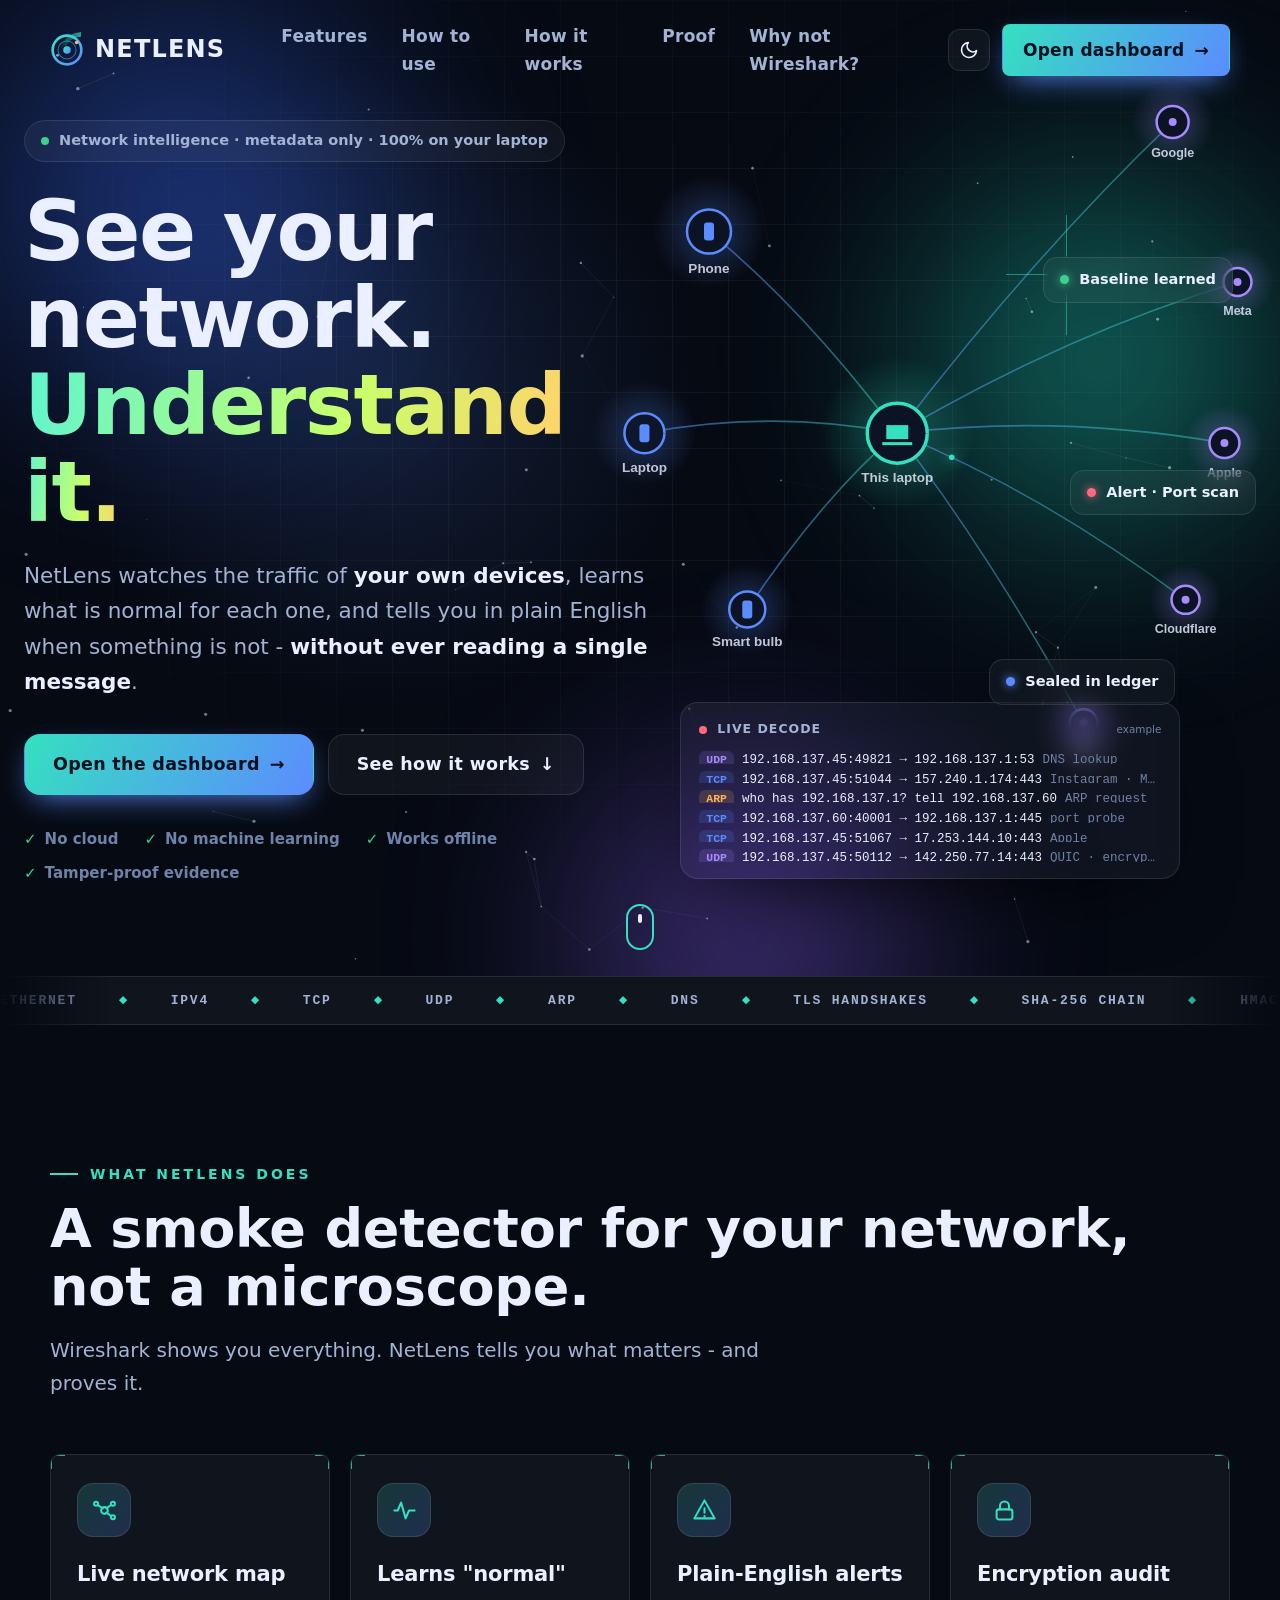
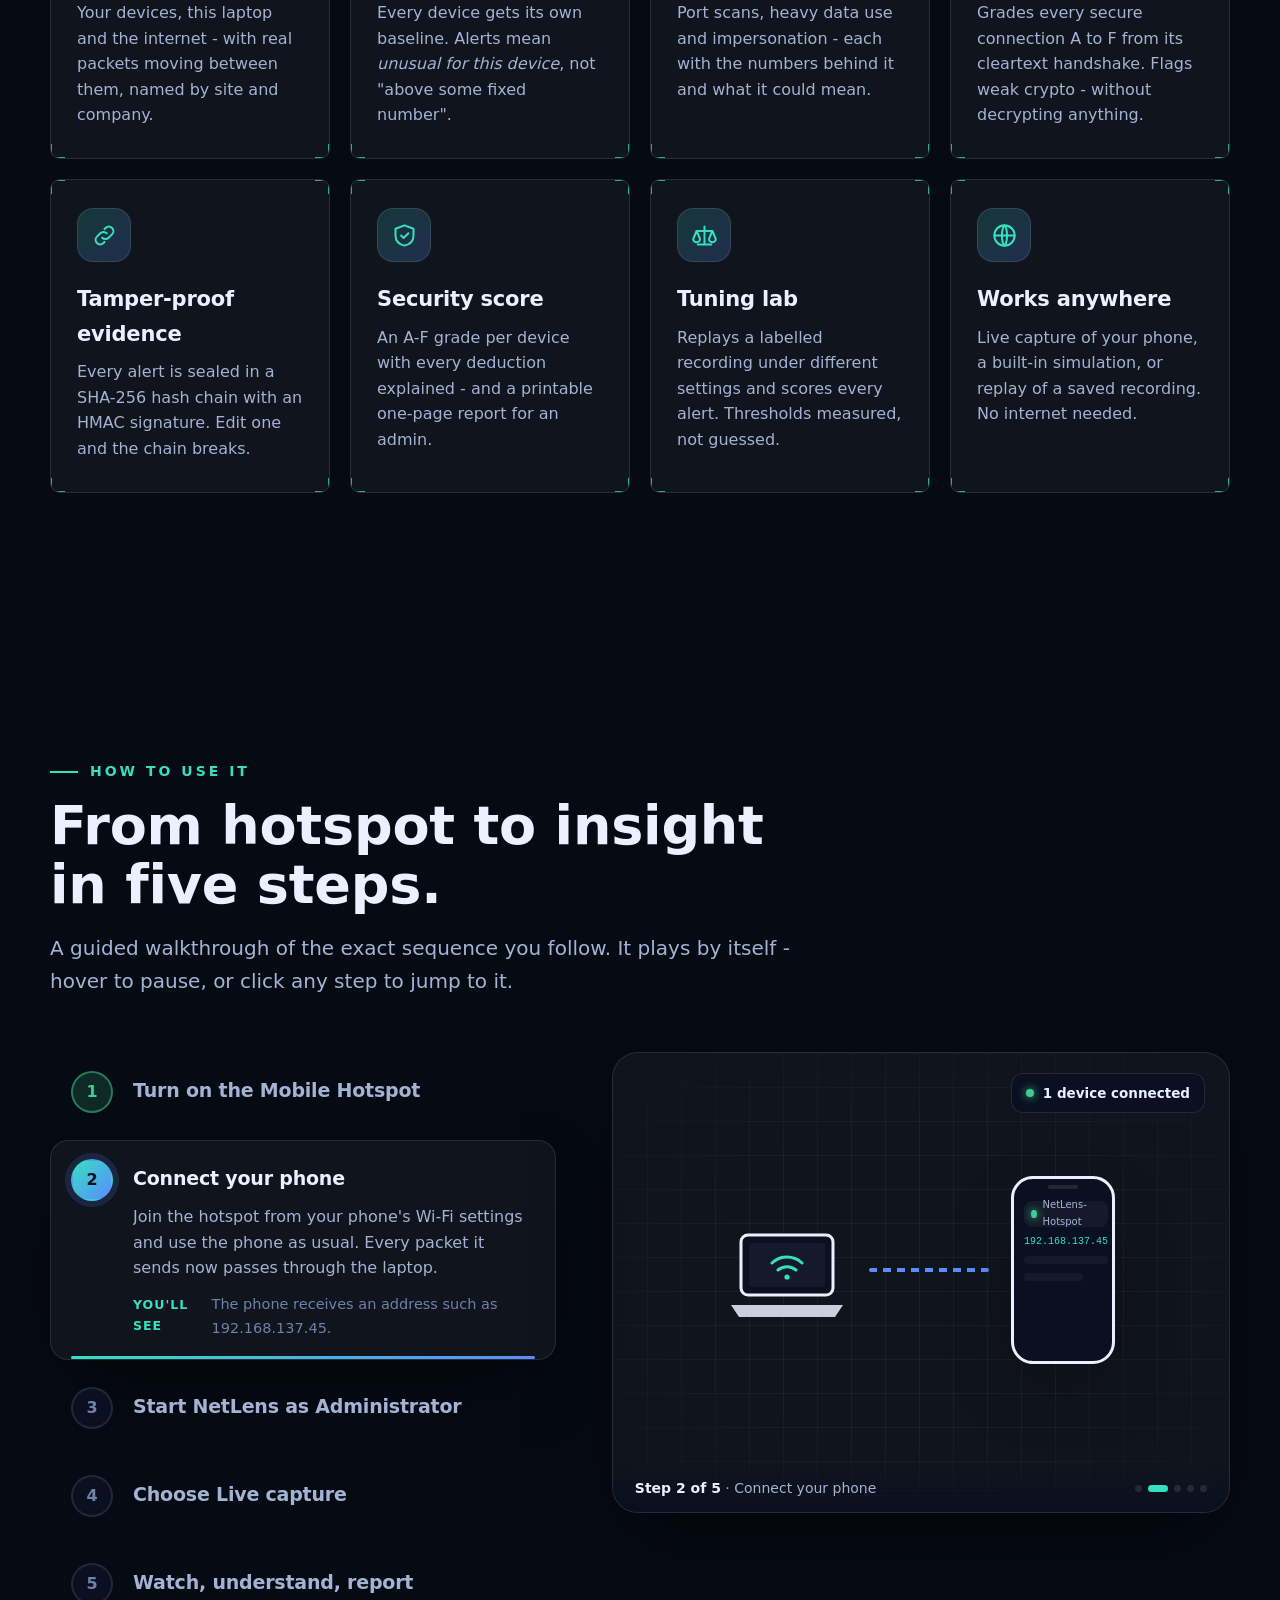
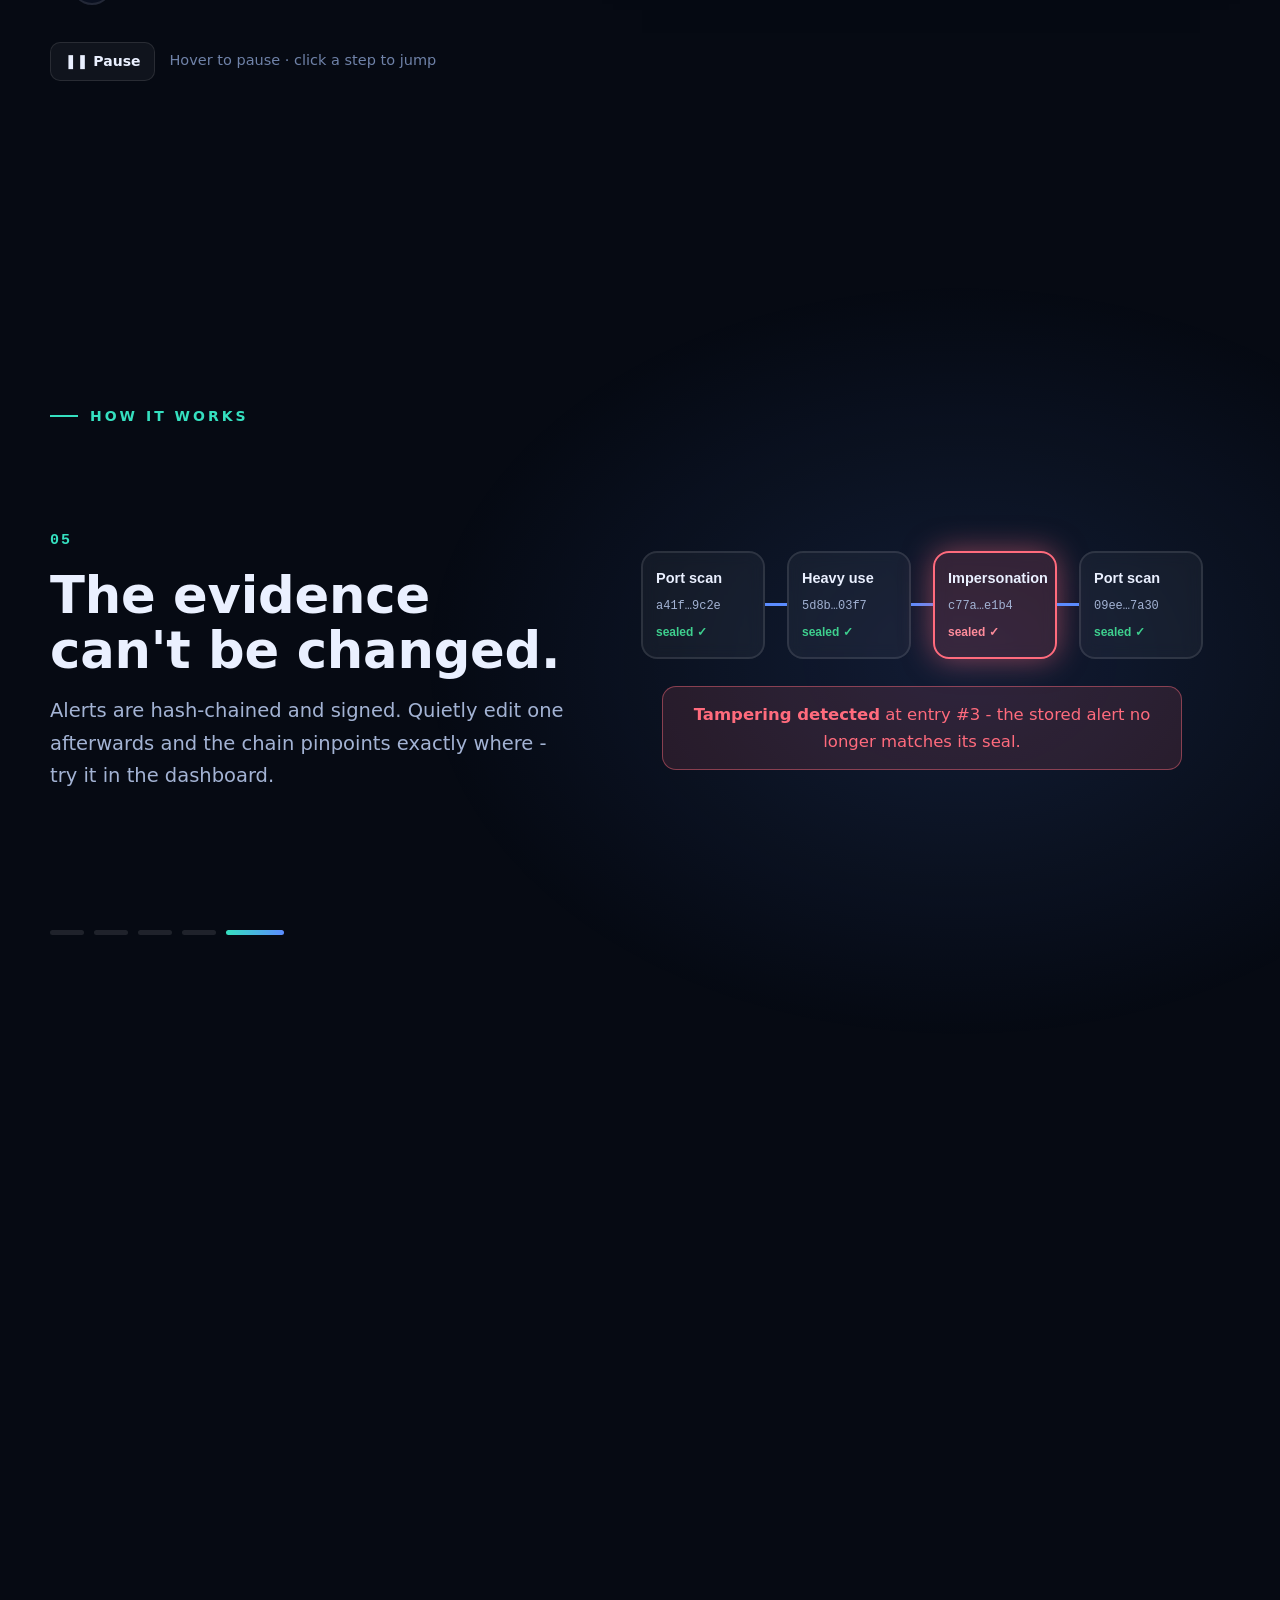
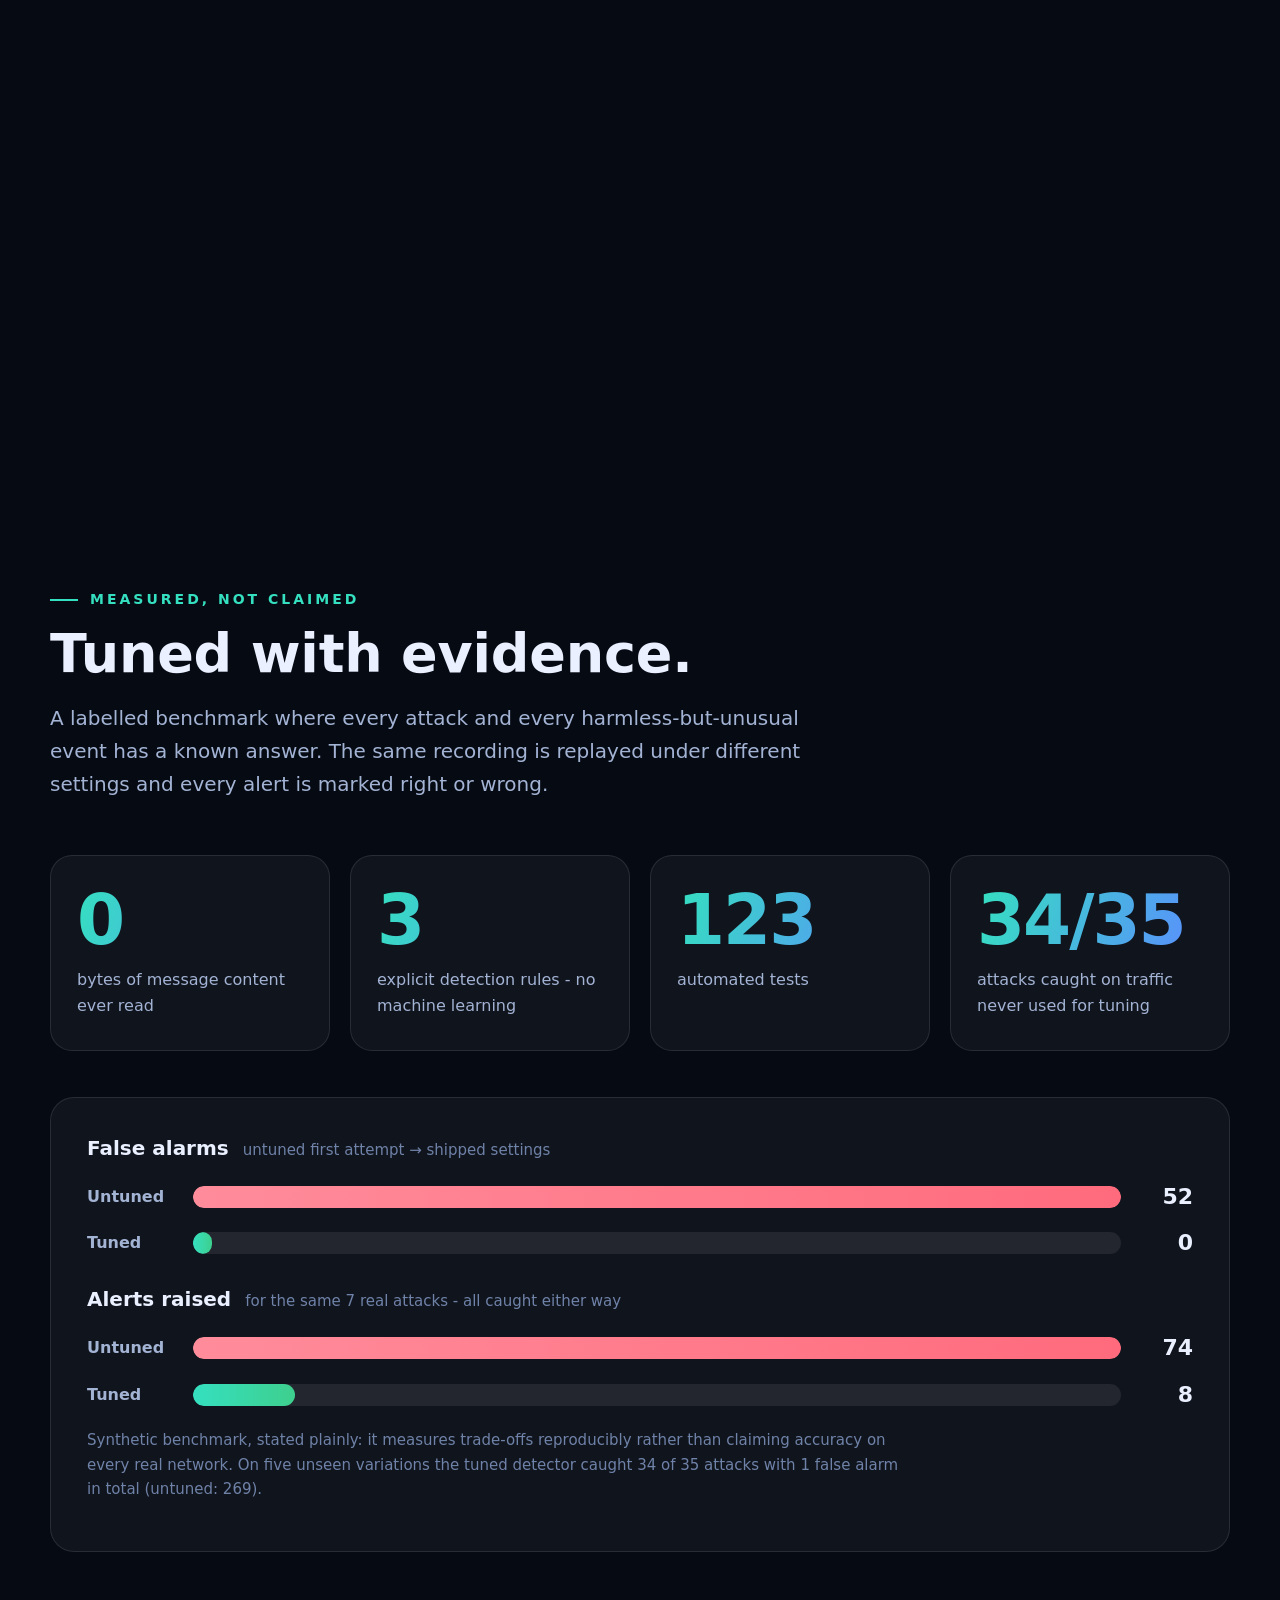
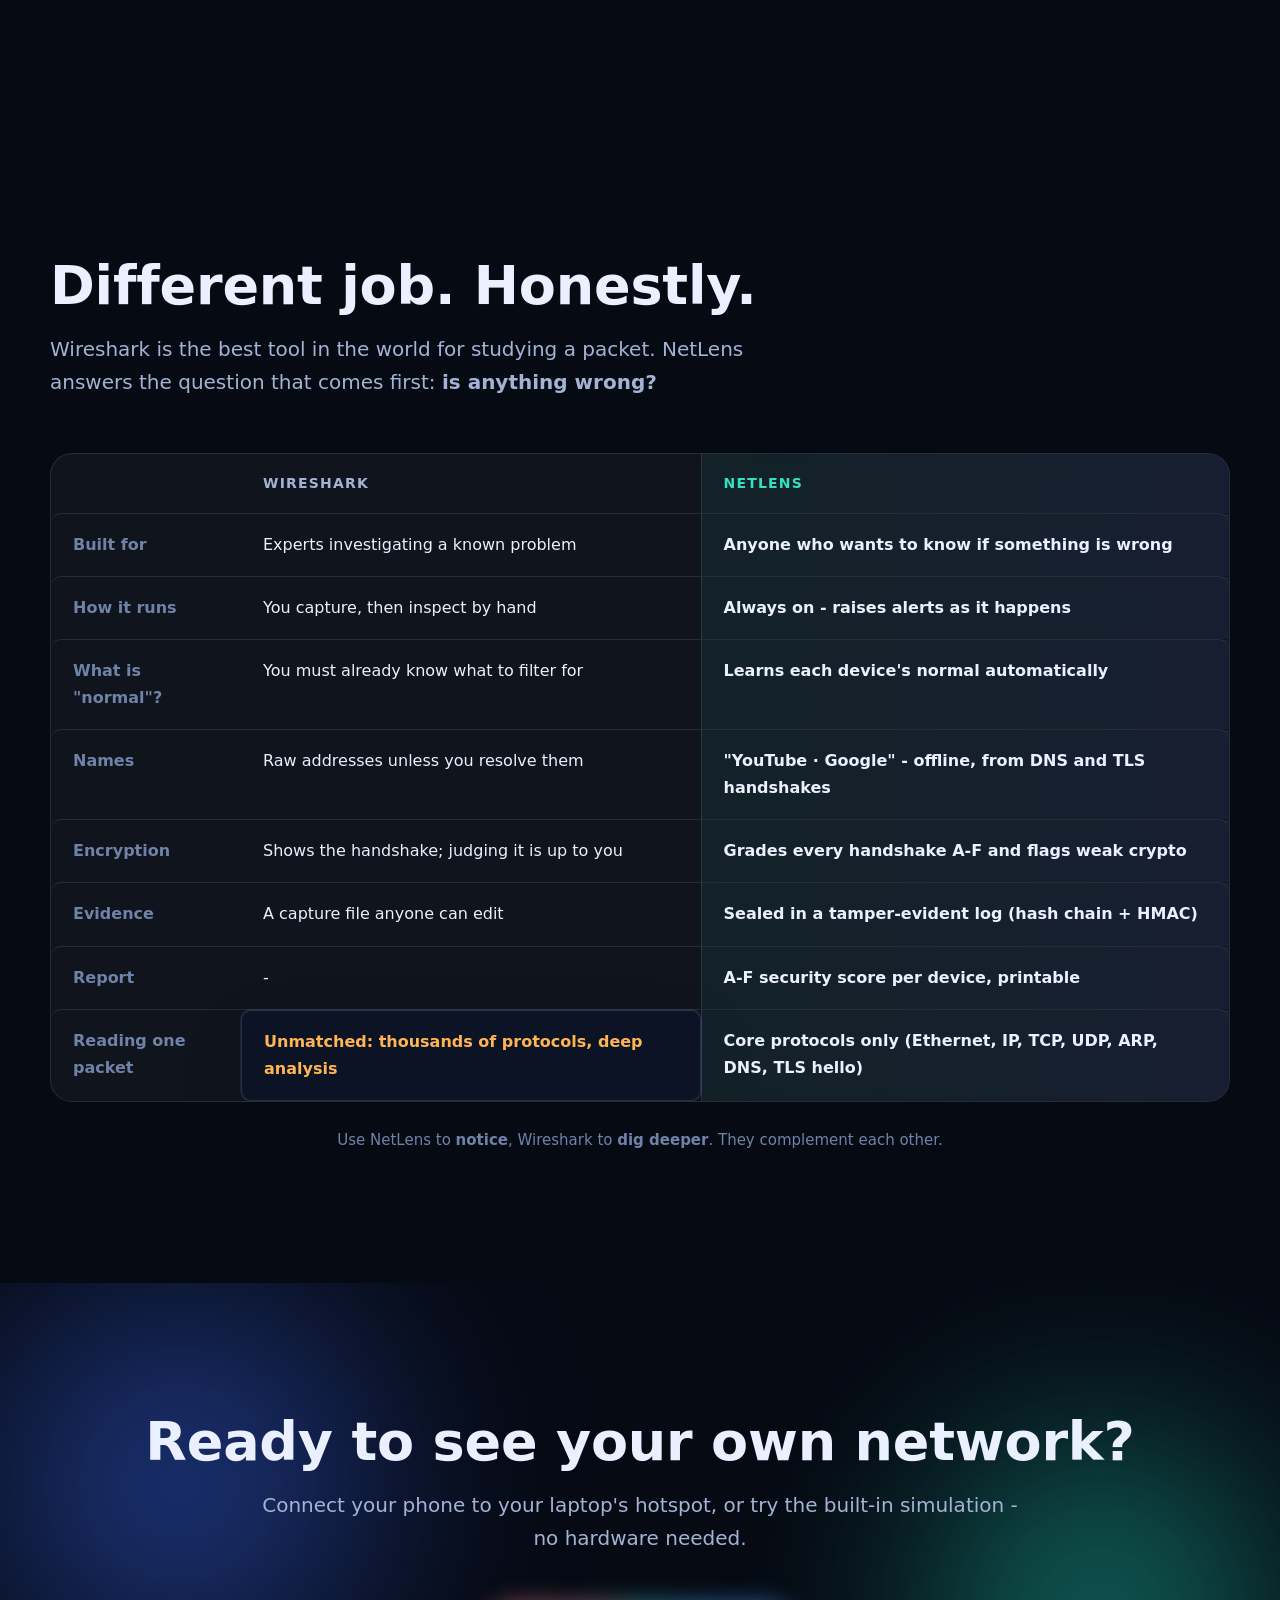
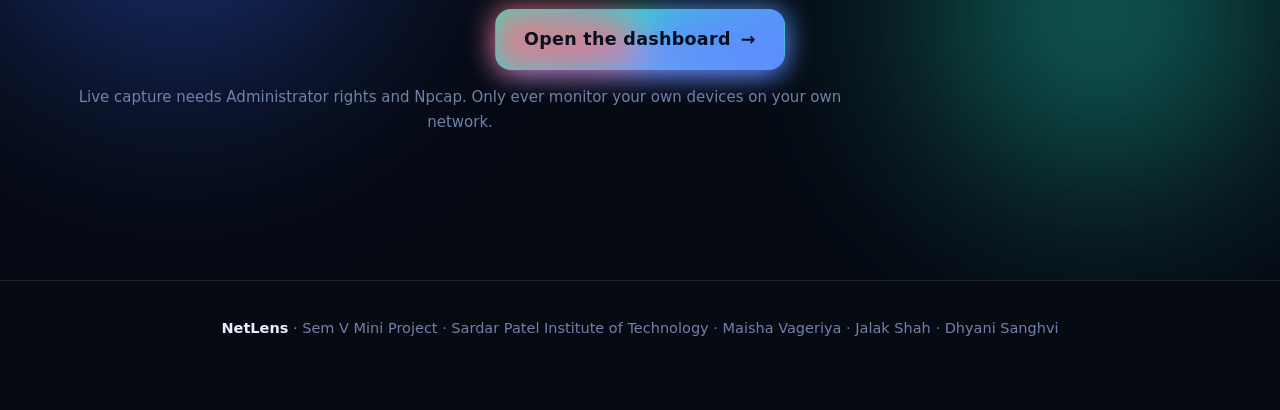
<file: web/static/landing.html>
<!doctype html>
<html lang="en" data-theme="dark">
<head>
<meta charset="utf-8">
<meta name="viewport" content="width=device-width, initial-scale=1">
<title>NetLens - See your network. Understand it.</title>
<meta name="description" content="NetLens watches the traffic of your own devices, learns what is normal for each one, and tells you in plain English when something is not - without reading a single message.">
<link rel="icon" href="data:image/svg+xml,%3Csvg xmlns='http://www.w3.org/2000/svg' viewBox='0 0 64 64'%3E%3Ccircle cx='32' cy='32' r='26' fill='none' stroke='%233ee6c4' stroke-width='6'/%3E%3Ccircle cx='32' cy='32' r='9' fill='%235b8cff'/%3E%3C/svg%3E">
<script>
  /* Apply the saved theme before first paint (landing defaults to dark). */
  (function () {
    try { var t = JSON.parse(localStorage.getItem("netlens.theme")); if (t === "light" || t === "dark") document.documentElement.dataset.theme = t; } catch (e) {}
  })();
</script>
<link rel="stylesheet" href="css/landing.css">
<!--USE--><link rel="stylesheet" href="css/landing-use.css"><!--/USE-->
<!--STORY--><link rel="stylesheet" href="css/landing-story.css"><!--/STORY-->
<link rel="stylesheet" href="css/identity.css">
</head>
<body>

<svg width="0" height="0" style="position:absolute" aria-hidden="true">
  <defs><linearGradient id="lg" x1="0" y1="0" x2="1" y2="1"><stop offset="0" stop-color="#3ee6c4"/><stop offset="1" stop-color="#5b8cff"/></linearGradient></defs>
</svg>

<div class="scrollbar" id="scrollbar"></div>

<header class="nav" id="nav">
  <a class="brand" href="#top" aria-label="NetLens home">
    <svg viewBox="0 0 64 64" aria-hidden="true"><circle cx="32" cy="32" r="27" fill="none" stroke="url(#lg)" stroke-width="5"/><circle cx="32" cy="32" r="17" fill="none" stroke="url(#lg)" stroke-width="2" opacity=".55"/><circle cx="32" cy="32" r="7" fill="url(#lg)"/><circle cx="50" cy="18" r="3.4" fill="#ffb454"/><circle cx="14" cy="42" r="2.6" fill="#a78bfa"/></svg>
    <b>NetLens</b>
  </a>
  <nav class="links">
    <a href="#features">Features</a><!--USE--><a href="#use">How to use</a><!--/USE--><!--STORY--><a href="#story">How it works</a><a href="#proof">Proof</a><!--/STORY--><a href="#compare">Why not Wireshark?</a>
  </nav>
  <div class="actions">
    <button class="icon-btn" id="themeBtn" aria-label="Switch between dark and light theme" title="Switch theme">
      <svg class="sun" viewBox="0 0 24 24" fill="none" stroke="currentColor" stroke-width="2" stroke-linecap="round"><circle cx="12" cy="12" r="4"/><path d="M12 2v2M12 20v2M4.9 4.9l1.4 1.4M17.7 17.7l1.4 1.4M2 12h2M20 12h2M4.9 19.1l1.4-1.4M17.7 6.3l1.4-1.4"/></svg>
      <svg class="moon" viewBox="0 0 24 24" fill="none" stroke="currentColor" stroke-width="2" stroke-linecap="round" stroke-linejoin="round"><path d="M21 12.8A9 9 0 1 1 11.2 3a7 7 0 0 0 9.8 9.8z"/></svg>
    </button>
    <a class="btn primary" href="/dashboard">Open dashboard <span aria-hidden="true">→</span></a>
  </div>
</header>

<main id="top">

  <!-- ======================================================== HERO -->
  <section class="hero">
    <div class="aurora"><i class="a1"></i><i class="a2"></i><i class="a3"></i></div>
    <div class="grid-bg"></div>
    <canvas id="heroNet" aria-hidden="true"></canvas>

    <div class="hero-inner">
      <div class="hero-copy">
        <div class="pill reveal"><span class="dot"></span> Network intelligence · metadata only · 100% on your laptop</div>
        <h1 class="reveal d1">See your network.<br><span class="grad">Understand it.</span></h1>
        <p class="lead reveal d2">NetLens watches the traffic of <b>your own devices</b>, learns what is normal for each one, and tells you in plain English when something is not - <b>without ever reading a single message</b>.</p>
        <div class="cta-row reveal d3">
          <a class="btn primary lg" href="/dashboard">Open the dashboard <span aria-hidden="true">→</span></a>
          <!--STORY--><a class="btn ghost lg" href="#story">See how it works <span aria-hidden="true">↓</span></a><!--/STORY-->
        </div>
        <ul class="trust reveal d4">
          <li>No cloud</li><li>No machine learning</li><li>Works offline</li><li>Tamper-proof evidence</li>
        </ul>
      </div>

      <div class="hero-float">
        <div class="glass ticker reveal d2" aria-label="Live decode example">
          <div class="t-head"><span class="live"></span> LIVE DECODE <small>example</small></div>
          <div class="t-rows" id="ticker"></div>
        </div>
        <div class="chip c1" id="chipA"><i class="ok"></i><span>Baseline learned</span></div>
        <div class="chip c2" id="chipB"><i class="bad"></i><span>Alert · Port scan</span></div>
        <div class="chip c3" id="chipC"><i class="info"></i><span>Sealed in ledger</span></div>
      </div>
    </div>

    <a class="scroll-cue" href="#features" aria-label="Scroll down"><span></span></a>
  </section>

  <div class="marquee" aria-hidden="true"><div class="track"><span>Ethernet</span><span>IPv4</span><span>TCP</span><span>UDP</span><span>ARP</span><span>DNS</span><span>TLS handshakes</span><span>SHA-256 chain</span><span>HMAC seal</span><span>EWMA baselines</span><span>JA3 fingerprints</span><span>Offline lookups</span><span>Ethernet</span><span>IPv4</span><span>TCP</span><span>UDP</span><span>ARP</span><span>DNS</span><span>TLS handshakes</span><span>SHA-256 chain</span><span>HMAC seal</span><span>EWMA baselines</span><span>JA3 fingerprints</span><span>Offline lookups</span></div></div>

  <!-- ===================================================== FEATURES -->
  <section id="features" class="section">
    <div class="wrap">
      <div class="eyebrow reveal">What NetLens does</div>
      <h2 class="reveal d1">A smoke detector for your network,<br>not a microscope.</h2>
      <p class="sub reveal d2">Wireshark shows you everything. NetLens tells you what matters - and proves it.</p>

      <div class="cards">
        <article class="card tilt reveal"><div class="ico"><svg viewBox="0 0 24 24" aria-hidden="true"><circle cx="12" cy="12" r="3"/><circle cx="4.5" cy="6" r="1.8"/><circle cx="19.5" cy="6" r="1.8"/><circle cx="19.5" cy="18" r="1.8"/><path d="M6 7l4.5 3.2M18 7l-4.5 3.2M18 17l-4.5-3.2"/></svg></div><h3>Live network map</h3><p>Your devices, this laptop and the internet - with real packets moving between them, named by site and company.</p></article>
        <article class="card tilt reveal d1"><div class="ico"><svg viewBox="0 0 24 24" aria-hidden="true"><path d="M3 12h3l3-7 4 14 3-7h5"/></svg></div><h3>Learns "normal"</h3><p>Every device gets its own baseline. Alerts mean <i>unusual for this device</i>, not "above some fixed number".</p></article>
        <article class="card tilt reveal d2"><div class="ico"><svg viewBox="0 0 24 24" aria-hidden="true"><path d="M12 3l9 16H3z"/><path d="M12 10v4M12 17v.5"/></svg></div><h3>Plain-English alerts</h3><p>Port scans, heavy data use and impersonation - each with the numbers behind it and what it could mean.</p></article>
        <article class="card tilt reveal d3"><div class="ico"><svg viewBox="0 0 24 24" aria-hidden="true"><rect x="5" y="11" width="14" height="9" rx="2"/><path d="M8 11V8a4 4 0 018 0v3"/></svg></div><h3>Encryption audit</h3><p>Grades every secure connection A to F from its cleartext handshake. Flags weak crypto - without decrypting anything.</p></article>
        <article class="card tilt reveal"><div class="ico"><svg viewBox="0 0 24 24" aria-hidden="true"><path d="M10 14a4 4 0 005.7 0l3-3a4 4 0 00-5.7-5.7l-1 1"/><path d="M14 10a4 4 0 00-5.7 0l-3 3a4 4 0 005.7 5.7l1-1"/></svg></div><h3>Tamper-proof evidence</h3><p>Every alert is sealed in a SHA-256 hash chain with an HMAC signature. Edit one and the chain breaks.</p></article>
        <article class="card tilt reveal d1"><div class="ico"><svg viewBox="0 0 24 24" aria-hidden="true"><path d="M12 3l8 3v6c0 5-3.5 8-8 9-4.5-1-8-4-8-9V6z"/><path d="M9 12l2.2 2.2L15.5 10"/></svg></div><h3>Security score</h3><p>An A-F grade per device with every deduction explained - and a printable one-page report for an admin.</p></article>
        <article class="card tilt reveal d2"><div class="ico"><svg viewBox="0 0 24 24" aria-hidden="true"><path d="M12 4v16M6 20h12M5 8h14"/><path d="M5 8l-3 7a3 3 0 006 0zM19 8l-3 7a3 3 0 006 0z"/></svg></div><h3>Tuning lab</h3><p>Replays a labelled recording under different settings and scores every alert. Thresholds measured, not guessed.</p></article>
        <article class="card tilt reveal d3"><div class="ico"><svg viewBox="0 0 24 24" aria-hidden="true"><circle cx="12" cy="12" r="9"/><path d="M3 12h18M12 3c3 3 3 15 0 18M12 3c-3 3-3 15 0 18"/></svg></div><h3>Works anywhere</h3><p>Live capture of your phone, a built-in simulation, or replay of a saved recording. No internet needed.</p></article>
      </div>
    </div>
  </section>

  <!--USE-->
  <!-- ============================================ HOW TO USE (WALKTHROUGH) -->
  <section id="use" class="section use">
    <div class="wrap">
      <div class="eyebrow reveal">How to use it</div>
      <h2 class="reveal d1">From hotspot to insight<br>in five steps.</h2>
      <p class="sub reveal d2">A guided walkthrough of the exact sequence you follow. It plays by itself - hover to pause, or click any step to jump to it.</p>
      <div class="use-grid">
        <div class="reveal">
          <div class="u-steps" id="useSteps"></div>
          <div class="u-controls"><button id="useToggle" type="button">❚❚ Pause</button><span>Hover to pause · click a step to jump</span></div>
        </div>
        <div class="reveal d1"><div class="u-stage" id="useStage" aria-live="polite"></div></div>
      </div>
    </div>
  </section>
  <!--/USE-->

  <!--STORY-->
  <!-- =============================================== SCROLL STORY -->
  <section class="story" id="story">
    <div class="stage">
      <div class="story-copy">
        <div class="eyebrow">How it works</div>
        <div class="steps" id="storySteps">
          <article class="step on" data-i="0"><span class="n">01</span><h2>It starts as raw bytes.</h2><p>Every packet your phone sends reaches this laptop as nothing but numbers. NetLens captures them untouched - and never reads a message.</p></article>
          <article class="step" data-i="1"><span class="n">02</span><h2>Decoded by hand.</h2><p>Ethernet, IP, TCP, DNS and TLS are parsed with <code>struct.unpack</code> at their RFC byte offsets. No black box: every field traces back to its bytes.</p></article>
          <article class="step" data-i="2"><span class="n">03</span><h2>Packets become conversations.</h2><p>Grouped by 5-tuple and named offline - <b>"YouTube · Google"</b>, not <code>142.250.77.14</code>. The map draws itself.</p></article>
          <article class="step" data-i="3"><span class="n">04</span><h2>It learns what's normal.</h2><p>Each device builds its own baseline. When one jumps far outside it, you get an alert with the numbers - and attacks can't teach it they're normal.</p></article>
          <article class="step" data-i="4"><span class="n">05</span><h2>The evidence can't be changed.</h2><p>Alerts are hash-chained and signed. Quietly edit one afterwards and the chain pinpoints exactly where - try it in the dashboard.</p></article>
        </div>
        <div class="dots" id="storyDots"><i class="on"></i><i></i><i></i><i></i><i></i></div>
      </div>

      <div class="story-visual" aria-hidden="true">
        <div class="scene s0 on"><div class="win"><div class="win-bar"><i></i><i></i><i></i><span>raw frame · 54 bytes</span></div><div class="hex" id="hex0"></div></div></div>
        <div class="scene s1"><div class="win"><div class="win-bar"><i></i><i></i><i></i><span>decoded by hand</span></div><div class="hex" id="hex1"></div>
          <div class="legend"><span class="eth">Ethernet</span><span class="ip">IPv4</span><span class="tcp">TCP</span></div>
          <div class="fields" id="fields1"></div></div></div>
        <div class="scene s2"><svg viewBox="0 0 520 380" class="flowsvg" id="flowsvg"></svg></div>
        <div class="scene s3"><div class="win wide"><div class="win-bar"><i></i><i></i><i></i><span>phone · bytes per window</span></div><svg viewBox="0 0 520 280" class="barsvg" id="barsvg"></svg><div class="alertpop"><b>ALERT</b> Unusually heavy data use<small>8.2× its normal</small></div></div></div>
        <div class="scene s4"><div class="chain" id="chain"></div><div class="verdict"><b>Tampering detected</b> at entry #3 - the stored alert no longer matches its seal.</div></div>
      </div>
    </div>
  </section>

  <!-- ============================================== MEASURED RESULTS -->
  <section class="proof section" id="proof">
    <div class="wrap">
      <div class="eyebrow reveal">Measured, not claimed</div>
      <h2 class="reveal d1">Tuned with evidence.</h2>
      <p class="sub reveal d2">A labelled benchmark where every attack and every harmless-but-unusual event has a known answer. The same recording is replayed under different settings and every alert is marked right or wrong.</p>

      <div class="counters">
        <div class="counter reveal"><b data-count="0">0</b><span>bytes of message content ever read</span></div>
        <div class="counter reveal d1"><b data-count="3">0</b><span>explicit detection rules - no machine learning</span></div>
        <div class="counter reveal d2"><b data-count="123">0</b><span>automated tests</span></div>
        <div class="counter reveal d3"><b data-count="34" data-of="35">0</b><span>attacks caught on traffic never used for tuning</span></div>
      </div>

      <div class="beforeafter reveal">
        <div class="ba-title"><b>False alarms</b><span>untuned first attempt → shipped settings</span></div>
        <div class="ba-row"><label>Untuned</label><div class="ba-bar"><i class="bad" style="--w:100%"></i></div><em data-count="52">0</em></div>
        <div class="ba-row"><label>Tuned</label><div class="ba-bar"><i class="ok" style="--w:2%"></i></div><em data-count="0">0</em></div>
        <div class="ba-title" style="margin-top:22px"><b>Alerts raised</b><span>for the same 7 real attacks - all caught either way</span></div>
        <div class="ba-row"><label>Untuned</label><div class="ba-bar"><i class="bad" style="--w:100%"></i></div><em data-count="75">0</em></div>
        <div class="ba-row"><label>Tuned</label><div class="ba-bar"><i class="ok" style="--w:11%"></i></div><em data-count="8">0</em></div>
        <p class="fine">Synthetic benchmark, stated plainly: it measures trade-offs reproducibly rather than claiming accuracy on every real network. On five unseen variations the tuned detector caught 34 of 35 attacks with 1 false alarm in total (untuned: 269).</p>
      </div>
    </div>
  </section>
  <!--/STORY-->

  <!-- ====================================================== COMPARE -->
  <section id="compare" class="section">
    <div class="wrap">
      <div class="eyebrow reveal">Why not just use Wireshark?</div>
      <h2 class="reveal d1">Different job. Honestly.</h2>
      <p class="sub reveal d2">Wireshark is the best tool in the world for studying a packet. NetLens answers the question that comes first: <b>is anything wrong?</b></p>

      <div class="compare reveal">
        <div class="crow head"><div></div><div>Wireshark</div><div class="us">NetLens</div></div>
        <div class="crow"><div>Built for</div><div>Experts investigating a known problem</div><div class="us">Anyone who wants to know if something is wrong</div></div>
        <div class="crow"><div>How it runs</div><div>You capture, then inspect by hand</div><div class="us">Always on - raises alerts as it happens</div></div>
        <div class="crow"><div>What is "normal"?</div><div>You must already know what to filter for</div><div class="us">Learns each device's normal automatically</div></div>
        <div class="crow"><div>Names</div><div>Raw addresses unless you resolve them</div><div class="us">"YouTube · Google" - offline, from DNS and TLS handshakes</div></div>
        <div class="crow"><div>Encryption</div><div>Shows the handshake; judging it is up to you</div><div class="us">Grades every handshake A-F and flags weak crypto</div></div>
        <div class="crow"><div>Evidence</div><div>A capture file anyone can edit</div><div class="us">Sealed in a tamper-evident log (hash chain + HMAC)</div></div>
        <div class="crow"><div>Report</div><div>-</div><div class="us">A-F security score per device, printable</div></div>
        <div class="crow strong"><div>Reading one packet</div><div class="win">Unmatched: thousands of protocols, deep analysis</div><div class="us">Core protocols only (Ethernet, IP, TCP, UDP, ARP, DNS, TLS hello)</div></div>
      </div>
      <p class="fine center reveal">Use NetLens to <b>notice</b>, Wireshark to <b>dig deeper</b>. They complement each other.</p>
    </div>
  </section>

  <!-- =========================================================== CTA -->
  <section class="final section">
    <div class="aurora small"><i class="a1"></i><i class="a2"></i></div>
    <div class="wrap center">
      <h2 class="reveal">Ready to see your own network?</h2>
      <p class="sub reveal d1">Connect your phone to your laptop's hotspot, or try the built-in simulation - no hardware needed.</p>
      <div class="cta-row center reveal d2">
        <a class="btn primary lg" href="/dashboard">Open the dashboard <span aria-hidden="true">→</span></a>
      </div>
      <p class="fine reveal d3">Live capture needs Administrator rights and Npcap. Only ever monitor your own devices on your own network.</p>
    </div>
  </section>
</main>

<footer class="foot">
  <div class="wrap"><b>NetLens</b> · Sem V Mini Project · Sardar Patel Institute of Technology · Maisha Vageriya · Jalak Shah · Dhyani Sanghvi</div>
</footer>

<script src="js/landing-hero.js"></script>
<!--USE--><script src="js/landing-use.js"></script><!--/USE-->
<!--STORY--><script src="js/landing-story.js"></script><!--/STORY-->
</body>
</html>
</file>
<file: web/static/css/landing.css>
/* NetLens landing page - dark by default, light on request. Fully offline. */

:root, html[data-theme="dark"] {
  --bg: #060a13;
  --bg-2: #0a1020;
  --text: #eaf0ff;
  --muted: #a3b3d4;
  --faint: #6f82a8;
  --card: rgba(255, 255, 255, .045);
  --card-b: rgba(255, 255, 255, .10);
  --card-hi: rgba(255, 255, 255, .08);
  --accent: #5b8cff;
  --accent-2: #35e0c0;
  --violet: #a78bfa;
  --ok: #3ecf8e;
  --bad: #ff6b7d;
  --warn: #ffb454;
  --grid: rgba(255, 255, 255, .045);
  --nav-bg: rgba(6, 10, 19, .66);
  --shadow: 0 30px 80px -30px rgba(0, 0, 0, .8);
  --btn-text: #06101f;
  --hex-bg: #0b1324;
  color-scheme: dark;
}
html[data-theme="light"] {
  --bg: #f4f7fd;
  --bg-2: #ffffff;
  --text: #0f1930;
  --muted: #46557a;
  --faint: #7686a8;
  --card: rgba(255, 255, 255, .82);
  --card-b: #d9e2f2;
  --card-hi: #ffffff;
  --accent: #2456d8;
  --accent-2: #0f9d8f;
  --violet: #6d4fd6;
  --ok: #138a55;
  --bad: #d03a3a;
  --warn: #b45f06;
  --grid: rgba(20, 40, 90, .06);
  --nav-bg: rgba(244, 247, 253, .78);
  --shadow: 0 30px 70px -30px rgba(30, 50, 100, .35);
  --btn-text: #ffffff;
  --hex-bg: #121a2b;
  color-scheme: light;
}

* { box-sizing: border-box; }
html { scroll-behavior: smooth; scroll-padding-top: 76px; }
body {
  margin: 0; background: var(--bg); color: var(--text); overflow-x: hidden;
  font: 17px/1.65 "Segoe UI Variable Text", "Segoe UI", Inter, system-ui, -apple-system, Roboto, sans-serif;
  -webkit-font-smoothing: antialiased; transition: background .35s, color .35s;
}
a { color: inherit; text-decoration: none; }
b { font-weight: 650; }
code { font-family: "Cascadia Mono", Consolas, monospace; font-size: .86em; background: var(--card); border: 1px solid var(--card-b); border-radius: 7px; padding: 1px 7px; }
.wrap { width: min(1180px, 100% - 48px); margin: 0 auto; }
.center { text-align: center; }
.grad { background: linear-gradient(100deg, var(--accent-2), var(--accent) 55%, var(--violet)); -webkit-background-clip: text; background-clip: text; color: transparent; }

/* ------------------------------------------------------------------ nav */
.scrollbar { position: fixed; top: 0; left: 0; height: 3px; width: 0; z-index: 100; background: linear-gradient(90deg, var(--accent-2), var(--accent), var(--violet)); box-shadow: 0 0 14px var(--accent); }
.nav { position: fixed; top: 0; left: 0; right: 0; z-index: 90; display: flex; align-items: center; gap: 24px; padding: 14px max(24px, calc((100% - 1180px) / 2)); background: transparent; transition: background .3s, backdrop-filter .3s, border-color .3s; border-bottom: 1px solid transparent; }
.nav.stuck { background: var(--nav-bg); backdrop-filter: blur(14px) saturate(1.4); border-bottom-color: var(--card-b); }
.brand { display: flex; align-items: center; gap: 11px; font-size: 21px; letter-spacing: .2px; }
.brand svg { width: 34px; height: 34px; }
.links { display: flex; gap: 6px; margin-left: 18px; flex: 1; }
.links a { padding: 8px 14px; border-radius: 10px; color: var(--muted); font-weight: 550; font-size: 15.5px; transition: color .2s, background .2s; }
.links a:hover { color: var(--text); background: var(--card); }
.actions { display: flex; align-items: center; gap: 12px; }
.icon-btn { width: 42px; height: 42px; border-radius: 12px; border: 1px solid var(--card-b); background: var(--card); color: var(--text); cursor: pointer; display: grid; place-items: center; transition: transform .2s, background .2s; }
.icon-btn:hover { transform: rotate(18deg) scale(1.06); background: var(--card-hi); }
.icon-btn svg { width: 20px; height: 20px; }
html[data-theme="dark"] .icon-btn .sun { display: none; }
html[data-theme="light"] .icon-btn .moon { display: none; }

.btn { display: inline-flex; align-items: center; gap: 10px; padding: 11px 20px; border-radius: 13px; font-weight: 650; font-size: 15.5px; border: 1px solid var(--card-b); background: var(--card); color: var(--text); cursor: pointer; transition: transform .2s, box-shadow .25s, background .2s; white-space: nowrap; }
.btn:hover { transform: translateY(-2px); background: var(--card-hi); }
.btn.primary { background: linear-gradient(120deg, var(--accent-2), var(--accent)); color: var(--btn-text); border-color: transparent; box-shadow: 0 10px 30px -10px var(--accent); }
.btn.primary:hover { box-shadow: 0 16px 40px -10px var(--accent); background: linear-gradient(120deg, var(--accent-2), var(--accent)); filter: brightness(1.08); }
.btn.lg { padding: 15px 28px; font-size: 17.5px; border-radius: 16px; }
.btn span { transition: transform .25s; }
.btn:hover span { transform: translateX(4px); }

/* ----------------------------------------------------------------- hero */
.hero { position: relative; min-height: 100vh; display: flex; align-items: center; overflow: hidden; padding: 120px 0 90px; isolation: isolate; }
.aurora { position: absolute; inset: 0; z-index: -3; overflow: hidden; }
.aurora i { position: absolute; border-radius: 50%; filter: blur(90px); opacity: .55; animation: drift 22s ease-in-out infinite; }
.aurora .a1 { width: 640px; height: 640px; left: -140px; top: -120px; background: radial-gradient(circle, #3a6bff, transparent 65%); }
.aurora .a2 { width: 560px; height: 560px; right: -100px; top: 8%; background: radial-gradient(circle, #20e0c0, transparent 65%); animation-delay: -7s; animation-duration: 28s; }
.aurora .a3 { width: 520px; height: 520px; left: 38%; bottom: -220px; background: radial-gradient(circle, #8f63ff, transparent 65%); animation-delay: -13s; }
html[data-theme="light"] .aurora i { opacity: .28; }
.aurora.small { position: absolute; z-index: -1; }
@keyframes drift { 0%, 100% { transform: translate(0, 0) scale(1); } 33% { transform: translate(60px, 40px) scale(1.12); } 66% { transform: translate(-40px, 70px) scale(.94); } }
.grid-bg { position: absolute; inset: 0; z-index: -2; background-image: linear-gradient(var(--grid) 1px, transparent 1px), linear-gradient(90deg, var(--grid) 1px, transparent 1px); background-size: 56px 56px; mask-image: radial-gradient(ellipse 80% 70% at 55% 40%, #000 30%, transparent 78%); -webkit-mask-image: radial-gradient(ellipse 80% 70% at 55% 40%, #000 30%, transparent 78%); }
#heroNet { position: absolute; inset: 0; width: 100%; height: 100%; z-index: -1; }
.hero-inner { width: min(1240px, 100% - 48px); margin: 0 auto; display: grid; grid-template-columns: minmax(0, 1.05fr) minmax(0, .95fr); gap: 20px; align-items: center; position: relative; }
.pill { display: inline-flex; align-items: center; gap: 10px; padding: 8px 16px; border-radius: 99px; border: 1px solid var(--card-b); background: var(--card); backdrop-filter: blur(8px); font-size: 14.5px; color: var(--muted); font-weight: 550; }
.pill .dot { width: 8px; height: 8px; border-radius: 50%; background: var(--ok); box-shadow: 0 0 0 0 var(--ok); animation: ping 2s infinite; }
@keyframes ping { 70% { box-shadow: 0 0 0 9px transparent; } 100% { box-shadow: 0 0 0 0 transparent; } }
.hero h1 { font-size: clamp(44px, 6.6vw, 88px); line-height: 1.03; letter-spacing: -2.4px; margin: 26px 0 22px; font-weight: 780; }
.lead { font-size: clamp(18px, 1.7vw, 21.5px); color: var(--muted); max-width: 640px; margin: 0 0 34px; }
.lead b { color: var(--text); }
.cta-row { display: flex; gap: 14px; flex-wrap: wrap; }
.cta-row.center { justify-content: center; }
.trust { display: flex; gap: 10px 26px; flex-wrap: wrap; list-style: none; padding: 0; margin: 32px 0 0; color: var(--faint); font-size: 15px; font-weight: 550; }
.trust li::before { content: "✓"; color: var(--ok); margin-right: 8px; font-weight: 800; }

.hero-float { position: relative; height: 560px; }
.glass { background: var(--card); border: 1px solid var(--card-b); backdrop-filter: blur(14px) saturate(1.3); border-radius: 18px; box-shadow: var(--shadow); }
.ticker { position: absolute; left: 0; bottom: -96px; width: min(500px, 100%); padding: 16px 18px; }
.t-head { display: flex; align-items: center; gap: 10px; font-size: 12.5px; font-weight: 750; letter-spacing: 1px; color: var(--muted); margin-bottom: 10px; }
.t-head small { font-weight: 500; letter-spacing: 0; color: var(--faint); margin-left: auto; }
.live { width: 8px; height: 8px; border-radius: 50%; background: var(--bad); animation: blink 1.1s infinite; }
@keyframes blink { 50% { opacity: .25; } }
.t-rows { font-family: "Cascadia Mono", Consolas, monospace; font-size: 12.5px; display: grid; gap: 6px; height: 112px; overflow: hidden; }
.t-row { display: flex; gap: 8px; align-items: baseline; animation: rowin .5s ease-out both; white-space: nowrap; min-width: 0; overflow: hidden; }
.t-row > span:nth-child(2) { flex: none; }
.t-row .pr { font-weight: 700; padding: 0 7px; border-radius: 6px; font-size: 11.5px; }
.t-row .pr.TCP { color: var(--accent); background: rgba(91, 140, 255, .16); }
.t-row .pr.UDP { color: var(--violet); background: rgba(167, 139, 250, .16); }
.t-row .pr.ARP { color: var(--warn); background: rgba(255, 180, 84, .16); }
.t-row .nm { color: var(--faint); overflow: hidden; text-overflow: ellipsis; }
@keyframes rowin { from { opacity: 0; transform: translateY(10px); } to { opacity: 1; transform: none; } }
.chip { position: absolute; display: flex; align-items: center; gap: 10px; padding: 10px 16px; border-radius: 14px; font-size: 14.5px; font-weight: 650; background: var(--card); border: 1px solid var(--card-b); backdrop-filter: blur(14px); box-shadow: var(--shadow); animation: bob 6s ease-in-out infinite; }
.chip i { width: 9px; height: 9px; border-radius: 50%; }
.chip i.ok { background: var(--ok); box-shadow: 0 0 10px var(--ok); }
.chip i.bad { background: var(--bad); box-shadow: 0 0 10px var(--bad); }
.chip i.info { background: var(--accent); box-shadow: 0 0 10px var(--accent); }
.chip.c1 { right: 4%; top: 6%; }
.chip.c2 { right: 0; top: 44%; animation-delay: -2s; }
.chip.c3 { right: 14%; bottom: 14%; animation-delay: -4s; }
@keyframes bob { 0%, 100% { transform: translateY(0); } 50% { transform: translateY(-12px); } }
.scroll-cue { position: absolute; bottom: 26px; left: 50%; transform: translateX(-50%); width: 28px; height: 46px; border: 2px solid var(--card-b); border-radius: 18px; display: grid; justify-items: center; padding-top: 8px; }
.scroll-cue span { width: 4px; height: 9px; border-radius: 3px; background: var(--text); animation: wheel 1.8s infinite; }
@keyframes wheel { 0% { opacity: 1; transform: translateY(0); } 80% { opacity: 0; transform: translateY(16px); } 100% { opacity: 0; } }

/* -------------------------------------------------------------- sections */
.section { padding: 130px 0; position: relative; }
.eyebrow { font-size: 14px; font-weight: 750; letter-spacing: 2px; text-transform: uppercase; color: var(--accent-2); margin-bottom: 14px; }
.section h2 { font-size: clamp(34px, 4.6vw, 58px); line-height: 1.08; letter-spacing: -1.4px; margin: 0 0 18px; font-weight: 760; }
.sub { font-size: 20px; color: var(--muted); max-width: 760px; margin: 0 0 54px; }
.center .sub { margin-left: auto; margin-right: auto; }
.fine { color: var(--faint); font-size: 15px; max-width: 820px; }
.fine.center { margin: 26px auto 0; text-align: center; }

.cards { display: grid; grid-template-columns: repeat(4, minmax(0, 1fr)); gap: 20px; }
@media (max-width: 1100px) { .cards { grid-template-columns: repeat(2, 1fr); } }
@media (max-width: 640px) { .cards { grid-template-columns: 1fr; } }
.card { position: relative; padding: 28px 26px 30px; border-radius: 22px; background: var(--card); border: 1px solid var(--card-b); overflow: hidden; transform-style: preserve-3d; transition: transform .25s ease-out, border-color .3s, box-shadow .3s; }
.card::before { content: ""; position: absolute; inset: 0; background: radial-gradient(420px circle at var(--mx, 50%) var(--my, 0%), rgba(91, 140, 255, .22), transparent 45%); opacity: 0; transition: opacity .3s; pointer-events: none; }
.card:hover { border-color: rgba(91, 140, 255, .55); box-shadow: 0 24px 60px -24px rgba(91, 140, 255, .5); }
.card:hover::before { opacity: 1; }
.card .ico svg { width: 27px; height: 27px; fill: none; stroke: currentColor; stroke-width: 1.8; stroke-linecap: round; stroke-linejoin: round; }
.card .ico { width: 54px; height: 54px; border-radius: 16px; display: grid; place-items: center; font-size: 25px; font-weight: 800; background: linear-gradient(135deg, rgba(53, 224, 192, .18), rgba(91, 140, 255, .22)); border: 1px solid var(--card-b); margin-bottom: 20px; color: var(--accent-2); }
.card h3 { margin: 0 0 8px; font-size: 21px; letter-spacing: -.2px; }
.card p { margin: 0; color: var(--muted); font-size: 16px; line-height: 1.6; }

/* ------------------------------------------------------------- compare */
.compare { border: 1px solid var(--card-b); border-radius: 22px; overflow: hidden; background: var(--card); backdrop-filter: blur(8px); }
.crow { display: grid; grid-template-columns: 190px 1fr 1.15fr; gap: 0; border-top: 1px solid var(--card-b); font-size: 16px; }
.crow > div { padding: 18px 22px; }
.crow > div:first-child { color: var(--faint); font-weight: 650; }
.crow > .us { background: linear-gradient(90deg, rgba(53, 224, 192, .07), rgba(91, 140, 255, .09)); border-left: 1px solid var(--card-b); font-weight: 560; }
.crow.head { border-top: 0; font-weight: 750; font-size: 14px; letter-spacing: 1.2px; text-transform: uppercase; color: var(--muted); }
.crow.head .us { color: var(--accent-2); }
.crow.strong .win { color: var(--warn); font-weight: 600; }
@media (max-width: 800px) { .crow { grid-template-columns: 1fr; } .crow > .us { border-left: 0; } .crow.head { display: none; } }

/* ----------------------------------------------------------- final CTA */
.final { overflow: hidden; isolation: isolate; text-align: center; }
.final h2 { font-size: clamp(36px, 5.2vw, 68px); }
.foot { padding: 36px 0 44px; color: var(--faint); font-size: 14.5px; border-top: 1px solid var(--card-b); text-align: center; }
.foot b { color: var(--text); }

/* -------------------------------------------------------------- reveal */
.reveal { opacity: 0; transform: translateY(28px); transition: opacity .8s cubic-bezier(.2, .8, .2, 1), transform .8s cubic-bezier(.2, .8, .2, 1); }
.reveal.in { opacity: 1; transform: none; }
.reveal.d1 { transition-delay: .09s; } .reveal.d2 { transition-delay: .18s; } .reveal.d3 { transition-delay: .27s; } .reveal.d4 { transition-delay: .36s; }

@media (max-width: 960px) {
  .hero-inner { grid-template-columns: 1fr; }
  .hero-float { height: 300px; }
  .links { display: none; }
  .nav { gap: 12px; }
  .actions { margin-left: auto; }
}
@media (prefers-reduced-motion: reduce) {
  *, *::before, *::after { animation-duration: .001ms !important; animation-iteration-count: 1 !important; transition-duration: .001ms !important; scroll-behavior: auto !important; }
  .reveal { opacity: 1; transform: none; }
}


/* ------------------------------------------------------- ambient polish */
@property --ang { syntax: "<angle>"; inherits: false; initial-value: 0deg; }

/* headline: words blur in one after another */
.hero h1 .w { display: inline-block; opacity: 0; filter: blur(10px); transform: translateY(.45em); transition: opacity .8s cubic-bezier(.2, .8, .2, 1), filter .8s cubic-bezier(.2, .8, .2, 1), transform .8s cubic-bezier(.2, .8, .2, 1); }
.hero h1.in .w { opacity: 1; filter: none; transform: none; transition-delay: calc(var(--i) * 80ms + .15s); }
.hero h1 .grad { background: none; -webkit-background-clip: border-box; background-clip: border-box; color: inherit; }
.hero h1 .grad .w { background: linear-gradient(100deg, var(--accent-2), var(--accent) 55%, var(--violet)); -webkit-background-clip: text; background-clip: text; color: transparent; }

/* the cursor carries a soft spotlight across the hero */
.hero::after { content: ""; position: absolute; inset: 0; z-index: -1; pointer-events: none; background: radial-gradient(520px circle at var(--sx, 30%) var(--sy, 40%), rgba(91, 140, 255, .16), transparent 62%); transition: background .15s; }
html[data-theme="light"] .hero::after { background: radial-gradient(520px circle at var(--sx, 30%) var(--sy, 40%), rgba(36, 86, 216, .10), transparent 62%); }

/* ribbon of what NetLens decodes */
.marquee { position: relative; overflow: hidden; border-block: 1px solid var(--card-b); background: var(--card); padding: 17px 0; -webkit-mask-image: linear-gradient(90deg, transparent, #000 9%, #000 91%, transparent); mask-image: linear-gradient(90deg, transparent, #000 9%, #000 91%, transparent); }
.marquee .track { display: flex; gap: 42px; width: max-content; animation: scrollx 46s linear infinite; }
.marquee:hover .track { animation-play-state: paused; }
.marquee span { display: flex; align-items: center; gap: 42px; font: 600 15px/1 "Cascadia Mono", Consolas, monospace; letter-spacing: .5px; color: var(--muted); white-space: nowrap; }
.marquee span::after { content: "◆"; color: var(--accent-2); font-size: 10px; }
@keyframes scrollx { to { transform: translateX(-50%); } }

/* buttons lean toward the cursor; the closing call to action glows with a rotating halo */
.btn.magnet { transition: transform .25s cubic-bezier(.2, .8, .2, 1), box-shadow .25s, background .2s; will-change: transform; }
.final .btn.primary { position: relative; isolation: isolate; }
.final .btn.primary::after { content: ""; position: absolute; inset: -3px; border-radius: inherit; z-index: -1; background: conic-gradient(from var(--ang), #35e0c0, #5b8cff, #a78bfa, #ff6b7d, #35e0c0); filter: blur(14px); opacity: .75; animation: spinang 5s linear infinite; }
@keyframes spinang { to { --ang: 360deg; } }

/* table rows slide in one by one */
.crow.reveal { transform: translateX(-26px); }
.crow.reveal.in { transform: none; }
</file>
<file: web/static/css/landing-use.css>
/* "How to use NetLens" - an auto-advancing, clickable walkthrough with one animated scene per step. */

.use { position: relative; }
.use-grid { display: grid; grid-template-columns: minmax(0, .9fr) minmax(0, 1.1fr); gap: 56px; align-items: start; }
@media (max-width: 980px) { .use-grid { grid-template-columns: 1fr; gap: 28px; } }

/* ------------------------------------------------------------ stepper */
.u-steps { display: grid; gap: 8px; position: relative; }
.u-step { all: unset; display: grid; grid-template-columns: 46px 1fr; gap: 16px; padding: 18px 20px; border-radius: 18px; border: 1px solid transparent; cursor: pointer; position: relative; overflow: hidden; transition: background .3s, border-color .3s, transform .3s; box-sizing: border-box; }
.u-step:hover { background: var(--card); }
.u-step:focus-visible { outline: 2px solid var(--accent); outline-offset: 2px; }
.u-step .num { width: 42px; height: 42px; border-radius: 50%; display: grid; place-items: center; font-weight: 750; font-size: 16px; border: 2px solid var(--card-b); color: var(--faint); transition: all .35s; background: var(--bg-2); }
.u-step h3 { margin: 4px 0 0; font-size: 19px; letter-spacing: -.2px; color: var(--muted); transition: color .3s; }
.u-step .more { display: grid; grid-template-rows: 0fr; transition: grid-template-rows .45s cubic-bezier(.2, .8, .2, 1); }
.u-step .more > div { overflow: hidden; }
.u-step p { margin: 10px 0 0; font-size: 16px; color: var(--muted); line-height: 1.6; }
.u-step .see { margin-top: 12px; font-size: 14.5px; color: var(--faint); display: flex; gap: 8px; align-items: baseline; }
.u-step .see b { color: var(--accent-2); font-size: 12.5px; letter-spacing: 1px; text-transform: uppercase; }
.u-step .cmd { display: inline-block; margin-top: 12px; font-family: "Cascadia Mono", Consolas, monospace; font-size: 14px; padding: 5px 12px; border-radius: 9px; background: var(--hex-bg); color: #9fe9d8; border: 1px solid rgba(255, 255, 255, .1); }
.u-step .bar { position: absolute; left: 20px; right: 20px; bottom: 0; height: 3px; border-radius: 3px; background: transparent; overflow: hidden; }
.u-step .bar i { display: block; height: 100%; width: 0; background: linear-gradient(90deg, var(--accent-2), var(--accent)); }
.u-step.on { background: var(--card); border-color: var(--card-b); box-shadow: var(--shadow); }
.u-step.on .num { background: linear-gradient(135deg, var(--accent-2), var(--accent)); border-color: transparent; color: var(--btn-text); box-shadow: 0 0 0 6px rgba(91, 140, 255, .15); }
.u-step.on h3 { color: var(--text); }
.u-step.on .more { grid-template-rows: 1fr; }
.u-step.on .bar i { animation: ufill var(--dur, 8s) linear forwards; }
.u-step.done .num { background: rgba(62, 207, 142, .16); border-color: rgba(62, 207, 142, .5); color: var(--ok); }
.use.paused .u-step.on .bar i { animation-play-state: paused; }
@keyframes ufill { from { width: 0; } to { width: 100%; } }

.u-controls { display: flex; align-items: center; gap: 14px; margin-top: 18px; color: var(--faint); font-size: 14.5px; }
.u-controls button { all: unset; cursor: pointer; padding: 7px 14px; border-radius: 10px; border: 1px solid var(--card-b); background: var(--card); color: var(--text); font-weight: 600; font-size: 14px; transition: background .2s; }
.u-controls button:hover { background: var(--card-hi); }

/* --------------------------------------------------------------- stage */
.u-stage { position: sticky; top: 96px; aspect-ratio: 1.34 / 1; border-radius: 26px; background: var(--card); border: 1px solid var(--card-b); overflow: hidden; box-shadow: var(--shadow); backdrop-filter: blur(10px); }
.u-stage::before { content: ""; position: absolute; inset: 0; background-image: linear-gradient(var(--grid) 1px, transparent 1px), linear-gradient(90deg, var(--grid) 1px, transparent 1px); background-size: 34px 34px; mask-image: radial-gradient(ellipse 80% 80% at 50% 50%, #000 40%, transparent 90%); -webkit-mask-image: radial-gradient(ellipse 80% 80% at 50% 50%, #000 40%, transparent 90%); }
.u-cap { position: absolute; left: 0; right: 0; bottom: 0; padding: 12px 22px; display: flex; align-items: center; gap: 12px; font-size: 14px; color: var(--muted); background: linear-gradient(0deg, var(--bg-2), transparent); z-index: 5; }
.u-cap b { color: var(--text); }
.u-cap .dotsrow { margin-left: auto; display: flex; gap: 6px; }
.u-cap .dotsrow i { width: 7px; height: 7px; border-radius: 50%; background: var(--card-b); transition: all .3s; }
.u-cap .dotsrow i.on { background: var(--accent-2); width: 20px; border-radius: 6px; }

.u-scene { position: absolute; inset: 0; padding: 26px 26px 52px; display: flex; align-items: center; justify-content: center; gap: 22px; opacity: 0; transform: translateY(18px) scale(.97); transition: opacity .5s, transform .6s cubic-bezier(.2, .8, .2, 1); pointer-events: none; }
.u-scene.on { opacity: 1; transform: none; }
.u-scene > * { opacity: 0; }
.u-scene.on > * { animation: uin .6s cubic-bezier(.2, .8, .2, 1) forwards; animation-delay: var(--d, 0s); }
@keyframes uin { from { opacity: 0; transform: translateY(14px); } to { opacity: 1; transform: none; } }

.u-card { border-radius: 16px; background: var(--bg-2); border: 1px solid var(--card-b); box-shadow: var(--shadow); padding: 16px 18px; font-size: 14.5px; }
.u-card small { display: block; color: var(--faint); font-size: 12.5px; }
.u-row { display: flex; align-items: center; gap: 12px; }
.u-row b { font-size: 15px; }
.u-kv { display: flex; justify-content: space-between; gap: 16px; padding: 9px 0; border-top: 1px solid var(--card-b); margin-top: 10px; color: var(--muted); }
.u-kv b { color: var(--text); }
.mono { font-family: "Cascadia Mono", Consolas, monospace; }
.u-reveal { opacity: 0; }
.u-scene.on .u-reveal { animation: uin .5s ease-out forwards; animation-delay: var(--d, 1s); }

.u-switch { margin-left: auto; width: 46px; height: 26px; border-radius: 99px; background: var(--card-b); position: relative; flex: none; }
.u-switch i { position: absolute; top: 3px; left: 3px; width: 20px; height: 20px; border-radius: 50%; background: #fff; box-shadow: 0 1px 4px rgba(0, 0, 0, .4); }
.u-scene.on .u-switch { animation: uswitch .4s ease-out .8s forwards; }
.u-scene.on .u-switch i { animation: uknob .4s ease-out .8s forwards; }
@keyframes uswitch { to { background: var(--ok); } }
@keyframes uknob { to { transform: translateX(20px); } }

/* laptop + waves */
.u-laptop { position: relative; width: 150px; height: 130px; display: grid; place-items: center; flex: none; }
.u-laptop svg { width: 120px; height: 100px; overflow: visible; position: relative; z-index: 2; }
.u-waves i { position: absolute; left: 50%; top: 38%; width: 40px; height: 40px; margin: -20px 0 0 -20px; border-radius: 50%; border: 2px solid var(--accent-2); opacity: 0; }
.u-scene.on .u-waves i { animation: uwave 2.4s ease-out infinite; animation-delay: calc(1s + var(--k) * .7s); }
@keyframes uwave { from { opacity: .8; transform: scale(.6); } to { opacity: 0; transform: scale(3.4); } }

/* phone */
.u-phone { width: 104px; height: 188px; border-radius: 22px; border: 3px solid var(--text); background: var(--bg-2); position: relative; padding: 14px 10px; flex: none; display: grid; align-content: start; gap: 9px; box-shadow: var(--shadow); }
.u-phone::before { content: ""; position: absolute; top: 6px; left: 50%; width: 30px; height: 4px; border-radius: 3px; background: var(--card-b); transform: translateX(-50%); }
.u-phone .wifi { height: 26px; border-radius: 8px; background: var(--card); display: flex; align-items: center; gap: 6px; padding: 0 7px; font-size: 10px; color: var(--muted); margin-top: 8px; }
.u-phone .wifi i { width: 8px; height: 8px; border-radius: 50%; background: var(--faint); }
.u-scene.on .u-phone .wifi i { animation: uok .4s 2.2s forwards; }
@keyframes uok { to { background: var(--ok); box-shadow: 0 0 8px var(--ok); } }
.u-phone .ip { font: 10px "Cascadia Mono", Consolas, monospace; color: var(--accent-2); opacity: 0; }
.u-scene.on .u-phone .ip { animation: uin .5s 2.6s forwards; }
.u-phone .ln { height: 8px; border-radius: 4px; background: var(--card); }
.u-link { position: relative; width: 120px; height: 4px; flex: none; }
.u-link::before { content: ""; position: absolute; inset: 0; border-radius: 4px; background: repeating-linear-gradient(90deg, var(--accent) 0 8px, transparent 8px 14px); transform-origin: left; transform: scaleX(0); }
.u-scene.on .u-link::before { animation: uline 1.1s ease-out 1.2s forwards; }
@keyframes uline { to { transform: scaleX(1); } }
.u-link i { position: absolute; top: -4px; left: 0; width: 12px; height: 12px; border-radius: 50%; background: var(--accent-2); box-shadow: 0 0 12px var(--accent-2); opacity: 0; }
.u-scene.on .u-link i { animation: utravel 1.6s linear 2.4s infinite; }
@keyframes utravel { 0% { left: 0; opacity: 0; } 12% { opacity: 1; } 88% { opacity: 1; } 100% { left: calc(100% - 12px); opacity: 0; } }
.u-badge { position: absolute; top: 20px; right: 24px; padding: 8px 14px; border-radius: 12px; background: var(--bg-2); border: 1px solid var(--card-b); font-size: 13.5px; font-weight: 650; display: flex; gap: 9px; align-items: center; box-shadow: var(--shadow); }
.u-badge i { width: 8px; height: 8px; border-radius: 50%; background: var(--ok); box-shadow: 0 0 8px var(--ok); }

/* terminal + UAC */
.u-term { width: min(470px, 100%); border-radius: 16px; background: var(--hex-bg); border: 1px solid rgba(255, 255, 255, .12); box-shadow: var(--shadow); overflow: hidden; color: #dbe5fb; font: 13.5px/1.9 "Cascadia Mono", Consolas, monospace; position: relative; }
.u-term .bar { display: flex; align-items: center; gap: 7px; padding: 10px 14px; background: rgba(255, 255, 255, .06); font-size: 12px; color: #8fa0c4; }
.u-term .bar i { width: 10px; height: 10px; border-radius: 50%; background: #ff5f57; } .u-term .bar i:nth-child(2) { background: #febc2e; } .u-term .bar i:nth-child(3) { background: #28c840; }
.u-term .body { padding: 14px 18px 18px; min-height: 190px; }
.u-term .ps { color: #7fe3c4; }
.u-type { display: inline-block; overflow: hidden; white-space: nowrap; vertical-align: bottom; width: 0; border-right: 2px solid #9fe9d8; }
.u-scene.on .u-type { animation: utype var(--dur, 1.8s) steps(var(--n, 18)) var(--d, .6s) forwards, ucaret .7s step-end infinite; }
@keyframes utype { to { width: calc(var(--n) * 1ch); } }
@keyframes ucaret { 50% { border-color: transparent; } }
.u-line { opacity: 0; color: #a9b8d8; }
.u-scene.on .u-line { animation: uin .4s ease-out forwards; animation-delay: var(--d, 2.6s); }
.u-line.ok { color: #7fe3c4; }
.u-uac { position: absolute; left: 50%; top: 50%; width: 270px; transform: translate(-50%, -40%) scale(.9); opacity: 0; border-radius: 14px; background: #1f2937; border: 1px solid #3b4a63; color: #e5edf9; font: 13px/1.5 "Segoe UI", sans-serif; box-shadow: 0 20px 50px rgba(0, 0, 0, .6); padding: 14px 16px; z-index: 4; }
.u-uac b { display: block; margin-bottom: 4px; font-size: 14px; }
.u-uac .btns { display: flex; gap: 8px; margin-top: 12px; }
.u-uac .btns span { flex: 1; text-align: center; padding: 6px 0; border-radius: 6px; background: #374151; }
.u-uac .btns .yes { background: #2563eb; }
.u-scene.on .u-uac { animation: uuac 2.7s ease-out 3.6s forwards; }
@keyframes uuac { 0% { opacity: 0; transform: translate(-50%, -40%) scale(.9); } 12% { opacity: 1; transform: translate(-50%, -50%) scale(1); } 80% { opacity: 1; transform: translate(-50%, -50%) scale(1); } 100% { opacity: 0; transform: translate(-50%, -50%) scale(.96); } }
.u-cursor { position: absolute; width: 18px; height: 18px; left: 82%; top: 88%; z-index: 6; opacity: 0; pointer-events: none; }
.u-cursor svg { width: 18px; height: 18px; fill: #fff; stroke: #111; stroke-width: 1.5; }
.u-scene.on .u-cursor { animation: ucur 2.2s ease-in-out 4.2s forwards; }
@keyframes ucur { 0% { opacity: 0; left: 86%; top: 90%; } 15% { opacity: 1; } 70% { opacity: 1; left: 58%; top: 62%; } 80% { left: 58%; top: 62%; transform: scale(.85); } 100% { opacity: 0; left: 58%; top: 62%; transform: scale(1); } }
.u-url { margin-top: 6px; display: inline-block; padding: 2px 10px; border-radius: 8px; background: rgba(53, 224, 192, .12); color: #7fe3c4; }

/* wizard checks */
.u-wiz { width: min(430px, 100%); }
.u-wiz h4 { margin: 0 0 4px; font-size: 17px; }
.u-check { display: flex; align-items: center; gap: 12px; padding: 11px 0; border-top: 1px solid var(--card-b); font-size: 15px; }
.u-check:first-of-type { border-top: 0; }
.u-check .st { position: relative; width: 26px; height: 26px; flex: none; }
.u-check .st i { position: absolute; inset: 0; border-radius: 50%; }
.u-check .sp { border: 3px solid var(--card-b); border-top-color: var(--accent); animation: uspin .8s linear infinite; }
.u-check .okc { background: rgba(62, 207, 142, .18); color: var(--ok); display: grid; place-items: center; font-style: normal; font-weight: 800; font-size: 14px; opacity: 0; }
.u-scene.on .u-check .sp { animation: uspin .8s linear infinite, ufade .25s ease-out forwards; animation-delay: 0s, calc(var(--d) + .9s); }
.u-scene.on .u-check .okc { animation: uin .35s ease-out forwards; animation-delay: calc(var(--d) + .95s); }
@keyframes uspin { to { transform: rotate(360deg); } }
@keyframes ufade { to { opacity: 0; } }
.u-check small { margin-left: auto; font-size: 12.5px; color: var(--faint); }
.u-go { margin-top: 14px; padding: 12px 0; text-align: center; border-radius: 12px; font-weight: 700; background: linear-gradient(120deg, var(--accent-2), var(--accent)); color: var(--btn-text); opacity: .35; position: relative; overflow: hidden; }
.u-scene.on .u-go { animation: ugo .5s ease-out 3.3s forwards; }
@keyframes ugo { to { opacity: 1; box-shadow: 0 0 0 6px rgba(91, 140, 255, .25); } }
.u-capt { margin-top: 12px; display: flex; align-items: center; gap: 10px; font-size: 14px; color: var(--ok); opacity: 0; }
.u-capt i { width: 9px; height: 9px; border-radius: 50%; background: var(--ok); animation: ublink 1.1s infinite; }
@keyframes ublink { 50% { opacity: .3; } }
.u-scene.on .u-capt { animation: uin .5s ease-out 3.9s forwards; }

/* mini dashboard */
.u-dash { width: min(500px, 100%); display: grid; gap: 11px; }
.u-ban { position: relative; height: 70px; border-radius: 14px; overflow: hidden; border: 1px solid var(--card-b); }
.u-ban > div { position: absolute; inset: 0; display: flex; align-items: center; gap: 12px; padding: 0 16px; font-size: 15px; }
.u-ban b { display: block; font-size: 17px; } .u-ban small { color: inherit; opacity: .85; font-size: 12.5px; }
.u-ban .wait { background: rgba(255, 180, 84, .14); color: var(--warn); }
.u-ban .good { background: rgba(62, 207, 142, .16); color: var(--ok); opacity: 0; }
.u-ban .bad { background: rgba(255, 107, 125, .16); color: var(--bad); opacity: 0; }
.u-scene.on .u-ban .wait { animation: ufade .4s ease-out 2.2s forwards; }
.u-scene.on .u-ban .good { animation: uband 2.2s ease-out 2.2s forwards; }
.u-scene.on .u-ban .bad { animation: uin .5s ease-out 4.6s forwards; }
@keyframes uband { 0% { opacity: 0; } 15%, 70% { opacity: 1; } 100% { opacity: 0; } }
.u-tiles { display: grid; grid-template-columns: repeat(3, 1fr); gap: 10px; }
.u-tile { border-radius: 12px; background: var(--bg-2); border: 1px solid var(--card-b); padding: 10px 12px; }
.u-tile b { font-size: 22px; letter-spacing: -.5px; display: block; line-height: 1.2; }
.u-tile small { color: var(--faint); font-size: 12px; }
.u-alert { border-radius: 12px; border: 1px solid rgba(255, 107, 125, .5); background: rgba(255, 107, 125, .1); padding: 11px 14px; display: flex; gap: 12px; align-items: center; font-size: 14px; }
.u-alert b { color: var(--bad); }
.u-alert span { margin-left: auto; font-weight: 700; font-size: 18px; color: var(--bad); }
.u-grades { display: flex; gap: 8px; align-items: center; font-size: 13px; color: var(--muted); }
.u-grades i { font-style: normal; font-weight: 800; width: 28px; height: 28px; display: grid; place-items: center; border-radius: 8px; }
.u-grades .a { background: rgba(62, 207, 142, .18); color: var(--ok); }
.u-grades .f { background: rgba(255, 92, 138, .18); color: #ff7ea0; }
.u-print { margin-left: auto; padding: 7px 14px; border-radius: 10px; font-weight: 650; border: 1px solid var(--card-b); background: var(--bg-2); }
.u-scene.on .u-print { animation: uprint 1s ease-out 6s forwards; }
@keyframes uprint { to { background: linear-gradient(120deg, var(--accent-2), var(--accent)); color: var(--btn-text); border-color: transparent; } }

@media (max-width: 640px) { .u-scene { padding: 18px 14px 50px; gap: 12px; } .u-laptop { width: 90px; } .u-link { width: 60px; } .u-phone { width: 86px; height: 160px; } }

.u-alert { opacity: 0; }
.u-scene.on .u-alert { animation: uin .5s ease-out 4.6s forwards; }
</file>
<file: web/static/css/landing-story.css>
/* Scroll-driven packet story + measured results. Loaded after landing.css. */

.story { position: relative; height: 560vh; }
.stage { position: sticky; top: 0; height: 100vh; display: grid; grid-template-columns: minmax(0, .92fr) minmax(0, 1.08fr); gap: 40px; align-items: center; padding: 0 max(24px, calc((100% - 1180px) / 2)); overflow: hidden; }
.stage::before { content: ""; position: absolute; inset: 0; z-index: -1; background: radial-gradient(ellipse 60% 60% at 75% 50%, rgba(91, 140, 255, .14), transparent 70%); }

.story-copy { position: relative; height: 420px; }
.story-copy .eyebrow { position: absolute; top: -46px; }
.step { position: absolute; inset: 0; display: flex; flex-direction: column; justify-content: center; opacity: 0; transform: translateY(34px); transition: opacity .55s, transform .65s cubic-bezier(.2, .8, .2, 1); pointer-events: none; }
.step.on { opacity: 1; transform: none; pointer-events: auto; }
.step.past { transform: translateY(-34px); }
.step .n { font-family: "Cascadia Mono", Consolas, monospace; font-weight: 700; font-size: 15px; letter-spacing: 2px; color: var(--accent-2); margin-bottom: 14px; }
.step h2 { font-size: clamp(32px, 4vw, 54px); line-height: 1.07; letter-spacing: -1.3px; margin: 0 0 18px; font-weight: 760; }
.step p { font-size: 19.5px; color: var(--muted); max-width: 520px; margin: 0; }
.step p b { color: var(--text); }
.dots { position: absolute; left: 0; bottom: -64px; display: flex; gap: 10px; }
.dots i { width: 34px; height: 5px; border-radius: 4px; background: var(--card-b); cursor: pointer; transition: background .3s, width .3s; }
.dots i.on { background: linear-gradient(90deg, var(--accent-2), var(--accent)); width: 58px; }

.story-visual { position: relative; height: min(580px, 76vh); }
.scene { position: absolute; inset: 0; display: grid; place-items: center; opacity: 0; transform: scale(.95) translateY(22px); transition: opacity .6s, transform .7s cubic-bezier(.2, .8, .2, 1); pointer-events: none; }
.scene.on { opacity: 1; transform: none; }

.win { width: min(560px, 100%); border-radius: 20px; background: var(--hex-bg); border: 1px solid rgba(255, 255, 255, .12); box-shadow: var(--shadow), 0 0 0 1px rgba(91, 140, 255, .12); overflow: hidden; color: #dbe5fb; }
.win.wide { width: min(580px, 100%); }
.win-bar { display: flex; align-items: center; gap: 7px; padding: 12px 16px; background: rgba(255, 255, 255, .05); border-bottom: 1px solid rgba(255, 255, 255, .08); }
.win-bar i { width: 11px; height: 11px; border-radius: 50%; background: #ff5f57; }
.win-bar i:nth-child(2) { background: #febc2e; } .win-bar i:nth-child(3) { background: #28c840; }
.win-bar span { margin-left: 10px; font-size: 13px; color: #8fa0c4; font-family: "Cascadia Mono", Consolas, monospace; }
.hex { padding: 20px 22px; font-family: "Cascadia Mono", Consolas, monospace; font-size: 15.5px; line-height: 2; display: grid; gap: 0; }
.hex .row { display: flex; gap: 5px; flex-wrap: nowrap; }
.hex .off { color: #5f7196; width: 38px; flex: none; }
.hex .b { display: inline-block; width: 25px; text-align: center; border-radius: 5px; color: #b7c4e2; opacity: 0; }
.scene.on .hex .b { animation: byte .45s ease-out forwards; animation-delay: calc(var(--i) * 22ms); }
@keyframes byte { from { opacity: 0; transform: translateY(8px) scale(.8); } to { opacity: 1; transform: none; } }
.s1.on .hex .b.eth { background: rgba(139, 155, 185, .22); color: #dbe3f4; }
.s1.on .hex .b.ip { background: rgba(70, 214, 140, .2); color: #92f0bf; }
.s1.on .hex .b.tcp { background: rgba(110, 150, 255, .26); color: #b9ccff; }
.s1 .hex .b { transition: background .6s, color .6s; }
.legend { display: flex; gap: 12px; padding: 4px 22px 4px; font-size: 13.5px; font-weight: 650; }
.legend span { padding: 3px 11px; border-radius: 8px; opacity: 0; }
.s1.on .legend span { animation: pop .5s ease-out forwards; }
.legend .eth { background: rgba(139, 155, 185, .22); color: #dbe3f4; animation-delay: .9s !important; }
.legend .ip { background: rgba(70, 214, 140, .2); color: #92f0bf; animation-delay: 1.15s !important; }
.legend .tcp { background: rgba(110, 150, 255, .26); color: #b9ccff; animation-delay: 1.4s !important; }
.fields { display: flex; flex-wrap: wrap; gap: 9px; padding: 14px 22px 22px; }
.fields span { font-size: 14px; padding: 6px 13px; border-radius: 10px; background: rgba(255, 255, 255, .06); border: 1px solid rgba(255, 255, 255, .1); opacity: 0; }
.fields span b { color: #7fe3c4; font-weight: 650; }
.s1.on .fields span { animation: pop .5s ease-out forwards; animation-delay: calc(1.6s + var(--i) * 160ms); }
@keyframes pop { from { opacity: 0; transform: translateY(10px) scale(.9); } to { opacity: 1; transform: none; } }

.flowsvg { width: min(560px, 100%); overflow: visible; }
.flowsvg text { fill: var(--text); font: 600 15px "Segoe UI", sans-serif; text-anchor: middle; }
.flowsvg .sub { fill: var(--faint); font-weight: 500; font-size: 12.5px; }
.flowsvg .node { fill: var(--bg-2); stroke-width: 3; }
.flowsvg .link { fill: none; stroke: var(--card-b); stroke-width: 2.5; stroke-dasharray: 520; stroke-dashoffset: 520; }
.s2.on .flowsvg .link { animation: draw 1.1s ease-out forwards; animation-delay: calc(var(--i) * 110ms); }
.s2 .flowsvg .nd { opacity: 0; transform-box: fill-box; transform-origin: center; }
.s2.on .flowsvg .nd { animation: pop .6s ease-out forwards; animation-delay: calc(var(--i) * 110ms); }
@keyframes draw { to { stroke-dashoffset: 0; } }
.flowsvg .pk { opacity: 0; }
.s2.on .flowsvg .pk { opacity: 1; transition: opacity .4s 1.4s; }

.barsvg { width: 100%; padding: 12px 16px 6px; }
.barsvg .bar { fill: #5b8cff; transform-box: fill-box; transform-origin: 50% 100%; transform: scaleY(0); }
.s3.on .barsvg .bar { animation: grow .7s cubic-bezier(.2, .9, .2, 1) forwards; animation-delay: calc(var(--i) * 70ms); }
.barsvg .bar.spike { fill: #ff6b7d; }
.s3.on .barsvg .bar.spike { animation-delay: 1.5s; filter: drop-shadow(0 0 12px rgba(255, 107, 125, .8)); }
@keyframes grow { to { transform: scaleY(1); } }
.barsvg .base { stroke: #35e0c0; stroke-width: 3; fill: none; stroke-dasharray: 700; stroke-dashoffset: 700; }
.s3.on .barsvg .base { animation: draw 1.2s ease-out .5s forwards; }
.barsvg .thr { stroke: #ffb454; stroke-width: 2.2; stroke-dasharray: 8 7; fill: none; opacity: 0; }
.s3.on .barsvg .thr { animation: pop .6s 1.1s forwards; }
.barsvg text { fill: #8fa0c4; font: 12.5px "Segoe UI", sans-serif; }
.alertpop { margin: 0 18px 18px; padding: 13px 18px; border-radius: 14px; background: rgba(255, 107, 125, .14); border: 1px solid rgba(255, 107, 125, .5); color: #ffb1bc; display: flex; align-items: baseline; gap: 12px; opacity: 0; font-size: 16px; }
.alertpop b { background: #ff6b7d; color: #200509; padding: 1px 9px; border-radius: 6px; font-size: 12.5px; letter-spacing: .6px; }
.alertpop small { margin-left: auto; color: #ffd3d8; font-weight: 650; font-size: 14px; }
.s3.on .alertpop { animation: pop .6s 2.1s forwards, shake .5s 2.1s; }
@keyframes shake { 20% { transform: translateX(-6px); } 40% { transform: translateX(5px); } 60% { transform: translateX(-3px); } }

.chain { display: flex; align-items: center; gap: 0; flex-wrap: wrap; justify-content: center; max-width: 600px; }
.blk { width: 124px; padding: 14px 13px; border-radius: 16px; background: var(--card); border: 2px solid var(--card-b); font-family: "Cascadia Mono", Consolas, monospace; font-size: 12px; color: var(--muted); position: relative; opacity: 0; backdrop-filter: blur(8px); }
.blk b { display: block; font-family: "Segoe UI", sans-serif; font-size: 14.5px; color: var(--text); margin-bottom: 6px; }
.blk em { font-style: normal; display: block; color: var(--ok); margin-top: 6px; font-weight: 700; font-family: "Segoe UI", sans-serif; }
.lnk { width: 22px; height: 3px; background: var(--accent); opacity: 0; }
.s4.on .blk { animation: pop .6s ease-out forwards; animation-delay: calc(var(--i) * 260ms); }
.s4.on .lnk { animation: pop .4s ease-out forwards; animation-delay: calc(var(--i) * 260ms + 130ms); }
.s4.on .blk.bad { animation: pop .6s ease-out forwards, tamper .7s ease-in-out 2.4s forwards; animation-delay: calc(var(--i) * 260ms), 2.4s; }
@keyframes tamper { 0% { border-color: var(--card-b); } 40% { transform: translateX(-5px) rotate(-2deg); } 70% { transform: translateX(5px) rotate(2deg); } 100% { border-color: #ff6b7d; background: rgba(255, 107, 125, .16); box-shadow: 0 0 30px rgba(255, 107, 125, .5); } }
.blk.bad em { transition: color .4s 2.6s; }
.s4.on .blk.bad em { color: #ff8c9b; }
.verdict { margin-top: 28px; padding: 14px 20px; border-radius: 14px; background: rgba(255, 107, 125, .12); border: 1px solid rgba(255, 107, 125, .45); color: var(--bad); opacity: 0; font-size: 16.5px; max-width: 520px; text-align: center; }
.s4.on .verdict { animation: pop .6s 3.1s forwards; }
.s4 { align-content: center; justify-items: center; grid-auto-flow: row; place-items: center; }

/* ------------------------------------------------------- measured results */
.proof { overflow: hidden; }
.counters { display: grid; grid-template-columns: repeat(4, minmax(0, 1fr)); gap: 20px; margin-bottom: 46px; }
@media (max-width: 980px) { .counters { grid-template-columns: repeat(2, 1fr); } }
.counter { padding: 30px 26px; border-radius: 22px; background: var(--card); border: 1px solid var(--card-b); }
.counter b { display: block; font-size: clamp(46px, 5.4vw, 74px); line-height: 1; letter-spacing: -2px; font-weight: 780; background: linear-gradient(110deg, var(--accent-2), var(--accent)); -webkit-background-clip: text; background-clip: text; color: transparent; font-variant-numeric: tabular-nums; }
.counter span { display: block; margin-top: 12px; color: var(--muted); font-size: 16px; }
.beforeafter { padding: 34px 36px; border-radius: 24px; background: var(--card); border: 1px solid var(--card-b); }
.ba-title { display: flex; flex-wrap: wrap; align-items: baseline; gap: 6px 14px; margin-bottom: 14px; }
.ba-title b { font-size: 20px; } .ba-title span { color: var(--faint); font-size: 15px; }
.ba-row { display: grid; grid-template-columns: 90px 1fr 56px; gap: 16px; align-items: center; margin: 10px 0; font-size: 16px; }
.ba-row label { color: var(--muted); font-weight: 600; }
.ba-bar { height: 22px; border-radius: 99px; background: var(--card-hi); overflow: hidden; }
.ba-bar i { display: block; height: 100%; width: 0; border-radius: 99px; transition: width 1.5s cubic-bezier(.2, .8, .2, 1) .3s; }
.ba-bar i.bad { background: linear-gradient(90deg, #ff8c9b, #ff6b7d); }
.ba-bar i.ok { background: linear-gradient(90deg, var(--accent-2), var(--ok)); }
.beforeafter.in .ba-bar i { width: var(--w); }
.ba-row em { font-style: normal; font-weight: 750; font-size: 22px; text-align: right; font-variant-numeric: tabular-nums; }

@media (max-width: 900px) {
  .stage { grid-template-columns: 1fr; gap: 0; padding-top: 70px; align-content: start; }
  .story-copy { height: 250px; } .story-copy .eyebrow { display: none; }
  .step h2 { font-size: 28px; } .step p { font-size: 16.5px; }
  .story-visual { height: 52vh; transform: scale(.82); transform-origin: top center; }
  .dots { bottom: 3vh; }
  .hex { font-size: 12.5px; } .hex .b { width: 20px; } .hex .off { width: 30px; }
}
</file>
<file: web/static/css/identity.css>
/* NetLens visual identity - "viewfinder / instrument panel".
   A lens-and-reticle vocabulary used everywhere: crop-mark corners on cards, a sweeping scan beam,
   mono-spaced technical labels, a DIN-style display face for numbers and titles, and a registration-mark
   grid behind the page. Purely additive (loaded last); no web fonts, works offline. */

:root {
  --display: "Bahnschrift", "Segoe UI Variable Display", "Segoe UI", system-ui, sans-serif;
  --reticle: var(--accent-2);
}

/* ---------- typography: DIN-like display face for titles and numbers, mono for labels ---------- */
.topbar h1, .card-head h2, .card > h2, .hero h2, .wizard h2, .brand b, .tile .num,
.landing h1, .hero h1, .section h2, .story-copy h2, .final h2, .stage h3, .card h3 {
  font-family: var(--display); font-weight: 600; letter-spacing: -.2px;
}
.tile .num { font-weight: 600; font-stretch: 100%; letter-spacing: -1.4px; }
.nav-group, .eyebrow, .tile .sub, table.t th, .card-head .hint {
  font-family: var(--mono);
}
.nav-group { letter-spacing: 1.6px; font-size: 11.5px; display: flex; align-items: center; gap: 10px; }
.nav-group::after { content: ""; flex: 1; height: 1px; background: repeating-linear-gradient(90deg, var(--border-2) 0 1px, transparent 1px 6px); }

/* ---------- backdrop: registration-mark grid ---------- */
body::before {
  content: ""; position: fixed; inset: 0; z-index: -1; pointer-events: none; opacity: .55;
  background:
    radial-gradient(circle, var(--border-2) 1px, transparent 1.3px) 0 0 / 26px 26px,
    linear-gradient(var(--border) 1px, transparent 1px) 0 0 / 130px 130px,
    linear-gradient(90deg, var(--border) 1px, transparent 1px) 0 0 / 130px 130px;
  -webkit-mask-image: radial-gradient(ellipse at 70% 0%, #000 0%, transparent 70%);
  mask-image: radial-gradient(ellipse at 70% 0%, #000 0%, transparent 70%);
}

/* ---------- crop-mark corners: the signature ---------- */
.main .card, .main .tile, .main .choice, .main .rule-card, .main .hero, .section .card {
  --b: 15px; --t: 2px;
  position: relative; border-radius: 10px;
}
.main .card::after, .main .tile::after, .main .choice::after, .main .rule-card::after, .section .card::after {
  content: ""; position: absolute; inset: -1px; border-radius: 10px; pointer-events: none;
  opacity: .75; transition: opacity .25s, inset .25s;
  background:
    linear-gradient(var(--reticle), var(--reticle)) top left / var(--b) var(--t) no-repeat,
    linear-gradient(var(--reticle), var(--reticle)) top left / var(--t) var(--b) no-repeat,
    linear-gradient(var(--reticle), var(--reticle)) top right / var(--b) var(--t) no-repeat,
    linear-gradient(var(--reticle), var(--reticle)) top right / var(--t) var(--b) no-repeat,
    linear-gradient(var(--reticle), var(--reticle)) bottom left / var(--b) var(--t) no-repeat,
    linear-gradient(var(--reticle), var(--reticle)) bottom left / var(--t) var(--b) no-repeat,
    linear-gradient(var(--reticle), var(--reticle)) bottom right / var(--b) var(--t) no-repeat,
    linear-gradient(var(--reticle), var(--reticle)) bottom right / var(--t) var(--b) no-repeat;
}
.main .card:hover::after, .main .tile:hover::after, .main .choice:hover::after, .main .rule-card:hover::after, .section .card:hover::after { opacity: 1; inset: -4px; }

/* ---------- tiles read like gauges ---------- */
.tile { border-left: 3px solid var(--reticle); }
.tile .lbl { font-family: var(--display); letter-spacing: .3px; text-transform: uppercase; font-size: 14px; color: var(--muted); font-weight: 600; }

/* ---------- sidebar: logo aperture sweeps, active item has a scan bar ---------- */
.brand { position: relative; }
.brand svg { overflow: visible; }
.brand::before {
  content: ""; position: absolute; left: 10px; top: 2px; width: 42px; height: 42px; border-radius: 50%;
  background: conic-gradient(from 0deg, transparent 0 78%, color-mix(in srgb, var(--reticle) 70%, transparent) 100%);
  -webkit-mask: radial-gradient(circle, transparent 54%, #000 56%); mask: radial-gradient(circle, transparent 54%, #000 56%);
  animation: sweep 3.6s linear infinite; pointer-events: none;
}
@keyframes sweep { to { transform: rotate(360deg); } }
.brand b { font-size: 24px; letter-spacing: 1.2px; text-transform: uppercase; }
.brand small { font-family: var(--mono); letter-spacing: .4px; }
.nav a { border-radius: 8px; font-family: var(--display); letter-spacing: .25px; font-size: 17px; }
.nav a.active { background: linear-gradient(90deg, var(--accent-soft), transparent); box-shadow: inset 3px 0 0 var(--reticle); }
.nav a.active::after { content: "▸"; margin-left: auto; color: var(--reticle); font-size: 13px; }
.nav a.active .count + *, .nav a .count:not(.zero) { margin-left: auto; }

/* ---------- topbar: a slow scan beam under the header ---------- */
.topbar { position: relative; }
.topbar::after {
  content: ""; position: absolute; left: 0; right: 0; bottom: -1px; height: 2px; pointer-events: none;
  background: linear-gradient(90deg, transparent, var(--reticle) 45%, var(--accent) 55%, transparent) 0 0 / 28% 100% no-repeat;
  animation: beam 5.5s ease-in-out infinite alternate;
}
@keyframes beam { from { background-position: 0 0; } to { background-position: 100% 0; } }
.topbar h1::before { content: "◉"; color: var(--reticle); font-size: .58em; margin-right: 12px; vertical-align: .22em; }

/* ---------- buttons and badges: squarer, more instrument-like ---------- */
.btn { border-radius: 8px; font-family: var(--display); letter-spacing: .3px; font-weight: 600; }
.badge { border-radius: 6px; font-family: var(--mono); font-size: 12.5px; letter-spacing: .3px; text-transform: uppercase; }
.banner { border-radius: 10px; border-left-width: 4px; }

/* ---------- landing page ---------- */
.hero h1 { letter-spacing: -1.5px; }
.hero h1 .grad .w { background: linear-gradient(100deg, #5ff5cf, #c8ff6b 60%, #ffd36b); -webkit-background-clip: text; background-clip: text; color: transparent; }
.eyebrow { letter-spacing: 3px; display: inline-flex; align-items: center; gap: 12px; }
.eyebrow::before { content: ""; width: 28px; height: 2px; background: var(--reticle); }
.section h2 { font-size: clamp(34px, 4.4vw, 54px); }
.marquee span { text-transform: uppercase; letter-spacing: 1.8px; font-size: 13px; }
.crow, .win, .hex { border-radius: 10px; }
.scroll-cue { border-color: var(--reticle); }

/* a centre-hair reticle over the hero network, like a camera focus point */
.hero { position: relative; }
.hero::before {
  content: ""; position: absolute; right: 12%; top: 22%; width: 120px; height: 120px; pointer-events: none; opacity: .5;
  background:
    linear-gradient(var(--reticle), var(--reticle)) center / 1px 100% no-repeat,
    linear-gradient(var(--reticle), var(--reticle)) center / 100% 1px no-repeat;
  -webkit-mask: radial-gradient(circle, transparent 18px, #000 19px, #000 60px, transparent 61px);
  mask: radial-gradient(circle, transparent 18px, #000 19px, #000 60px, transparent 61px);
  animation: sweep 24s linear infinite;
}

@media (prefers-reduced-motion: reduce) {
  .brand::before, .topbar::after, .hero::before { animation: none; }
}
@media print {
  body::before, .brand::before, .topbar::after, .card::after, .tile::after { display: none !important; }
}

/* the focus reticle belongs to the landing hero only, not the dashboard banner */
.main .hero::before { display: none; }
</file>
